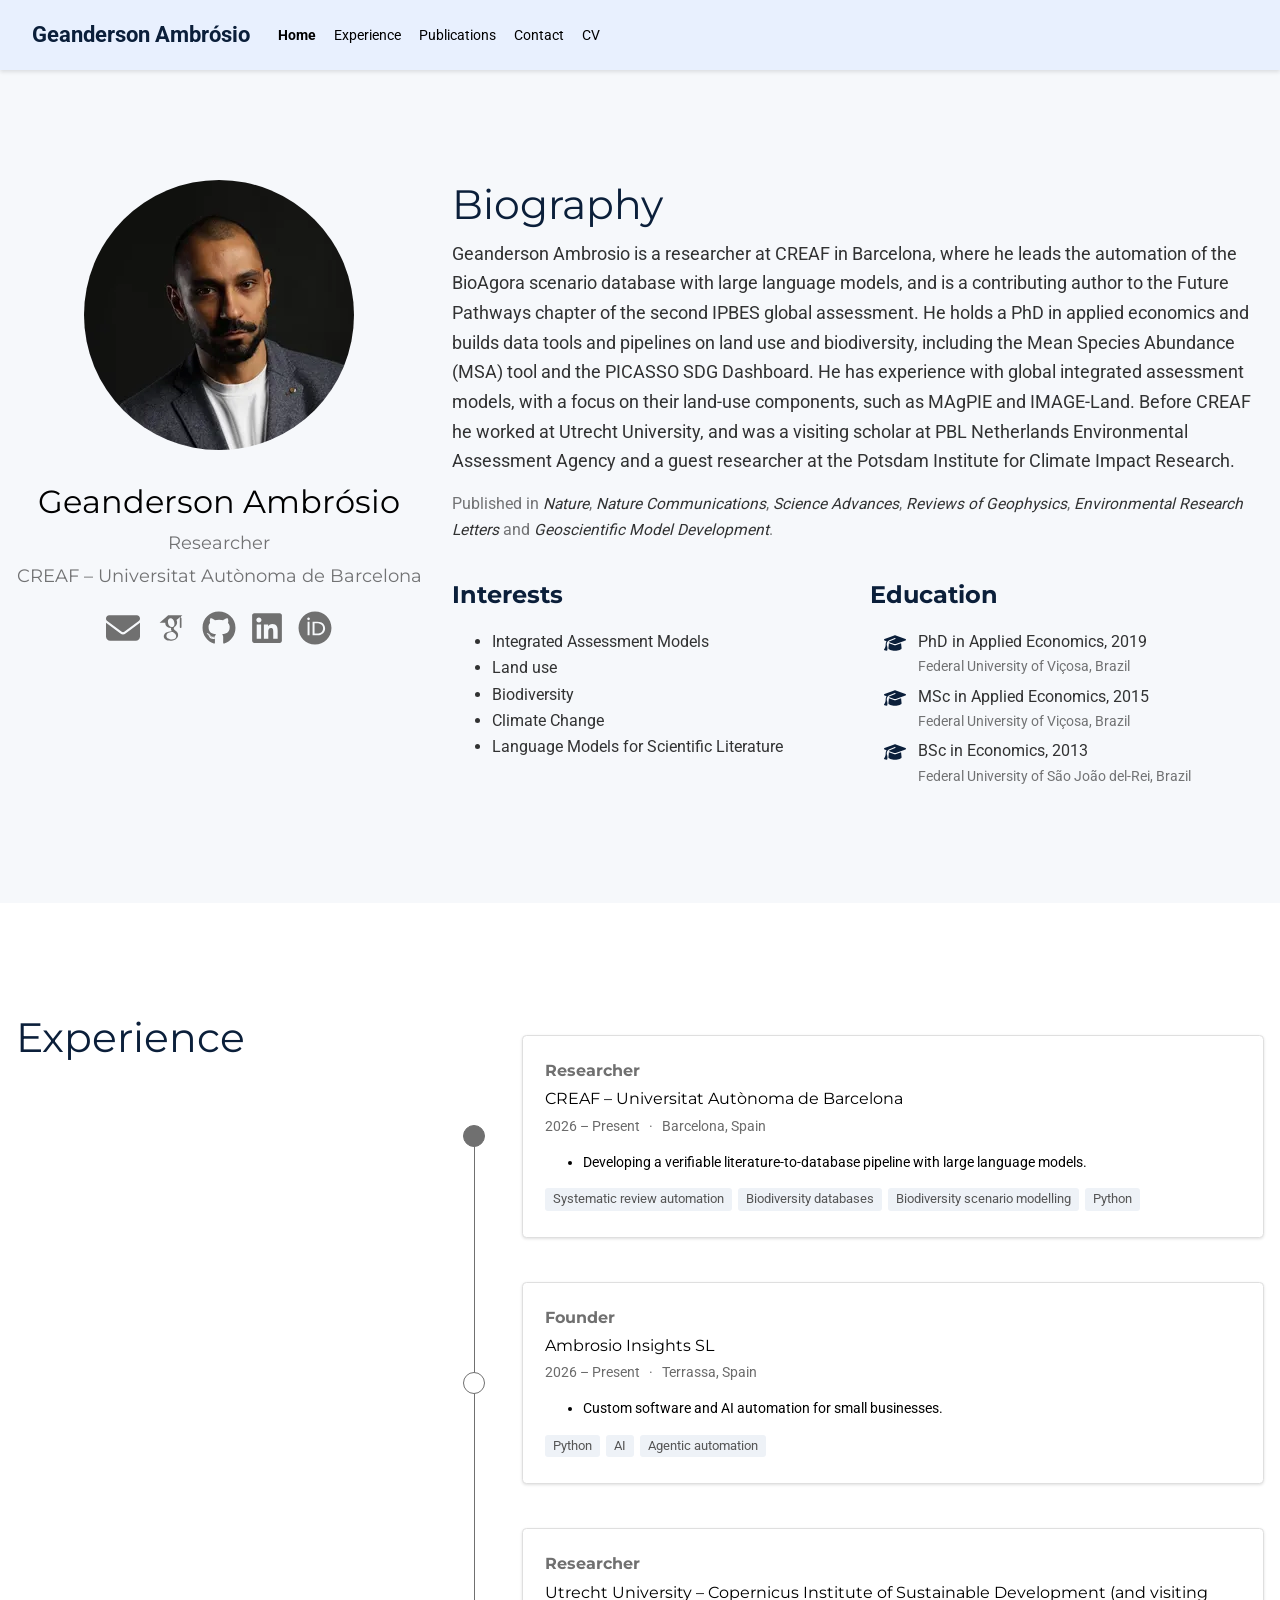
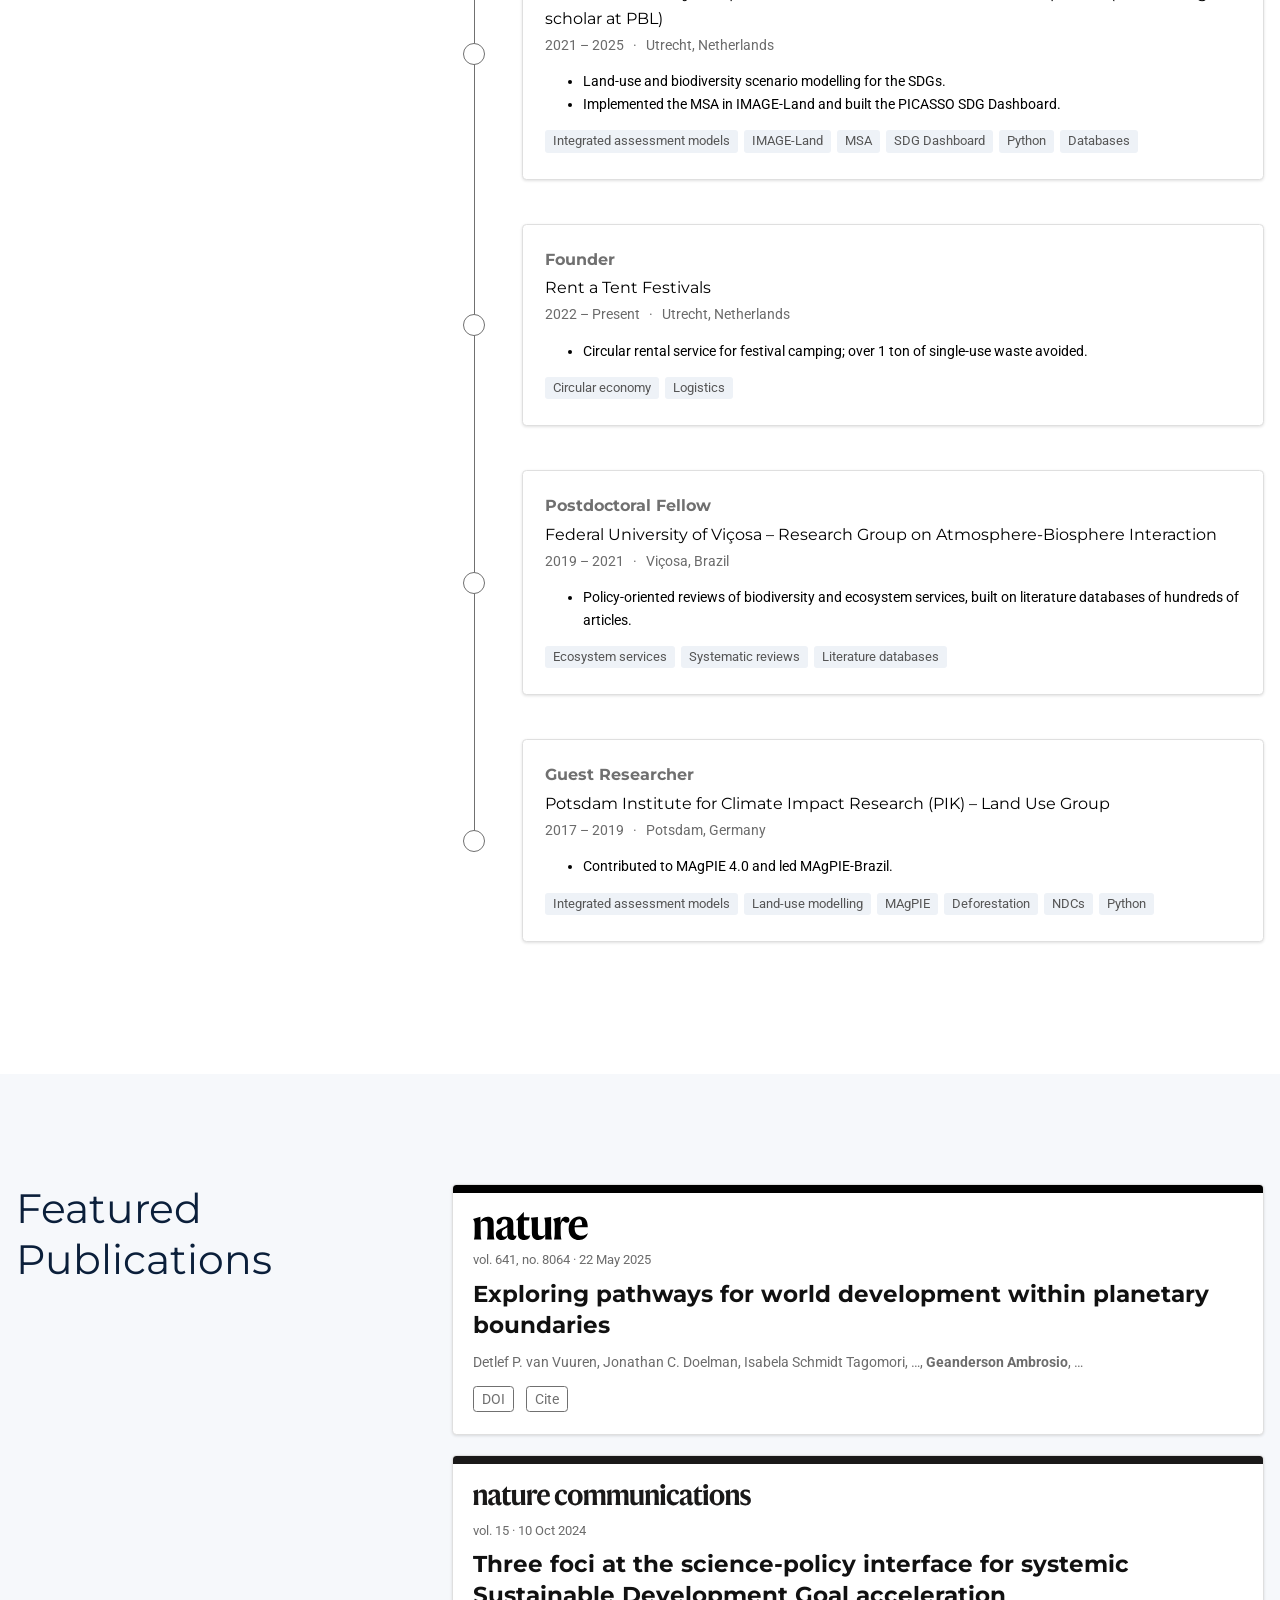
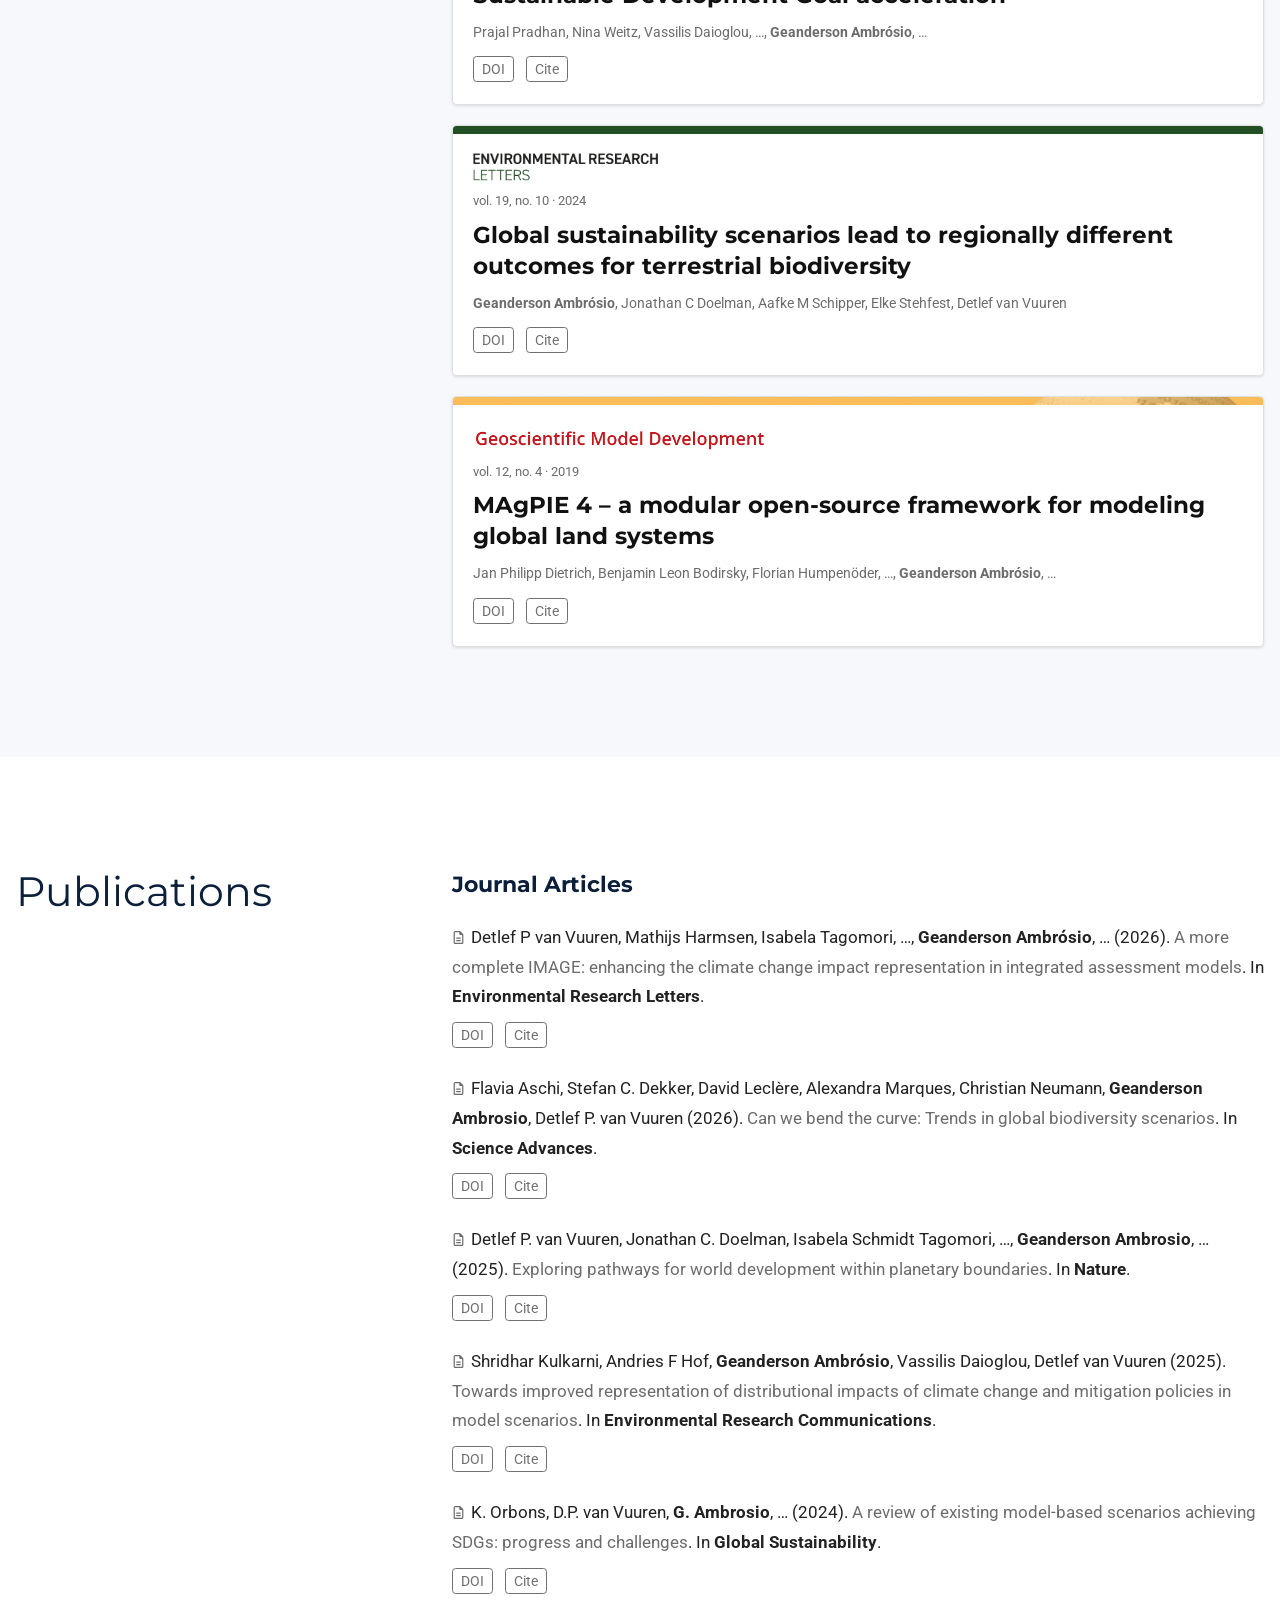
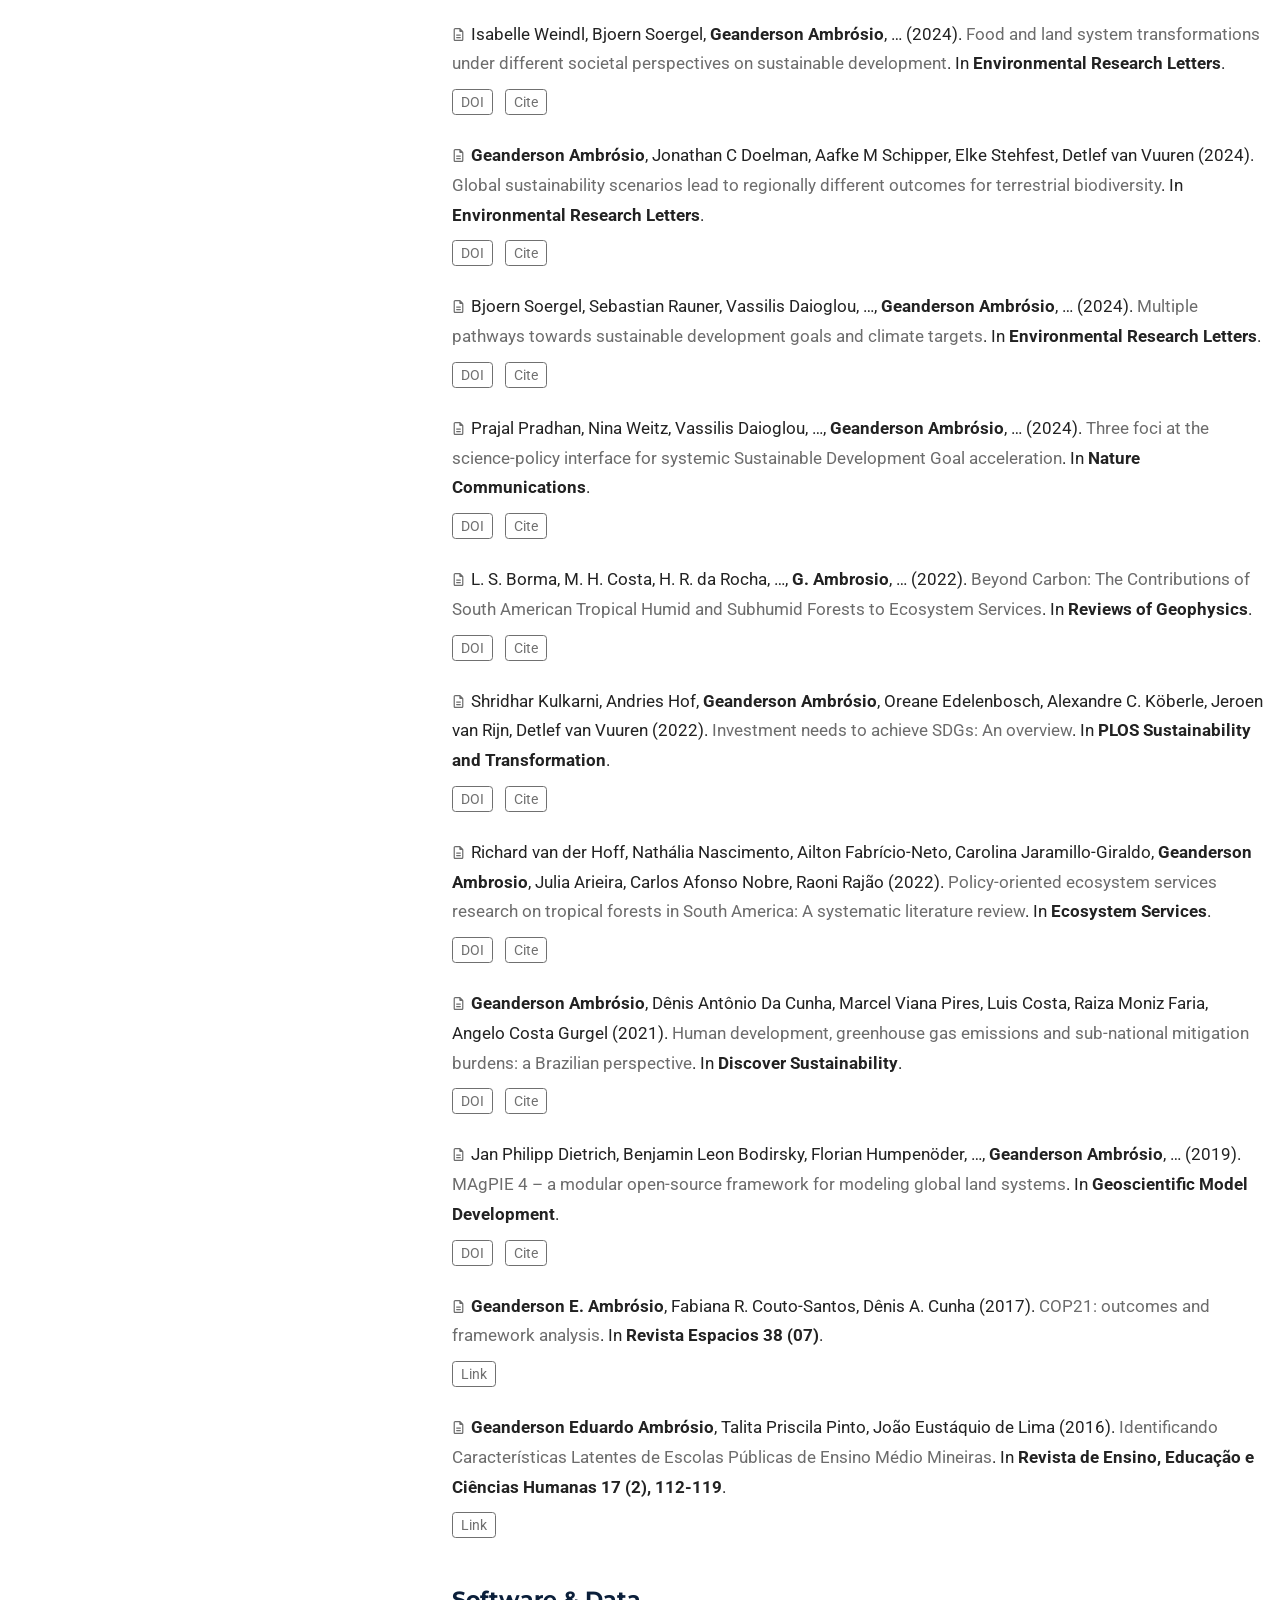
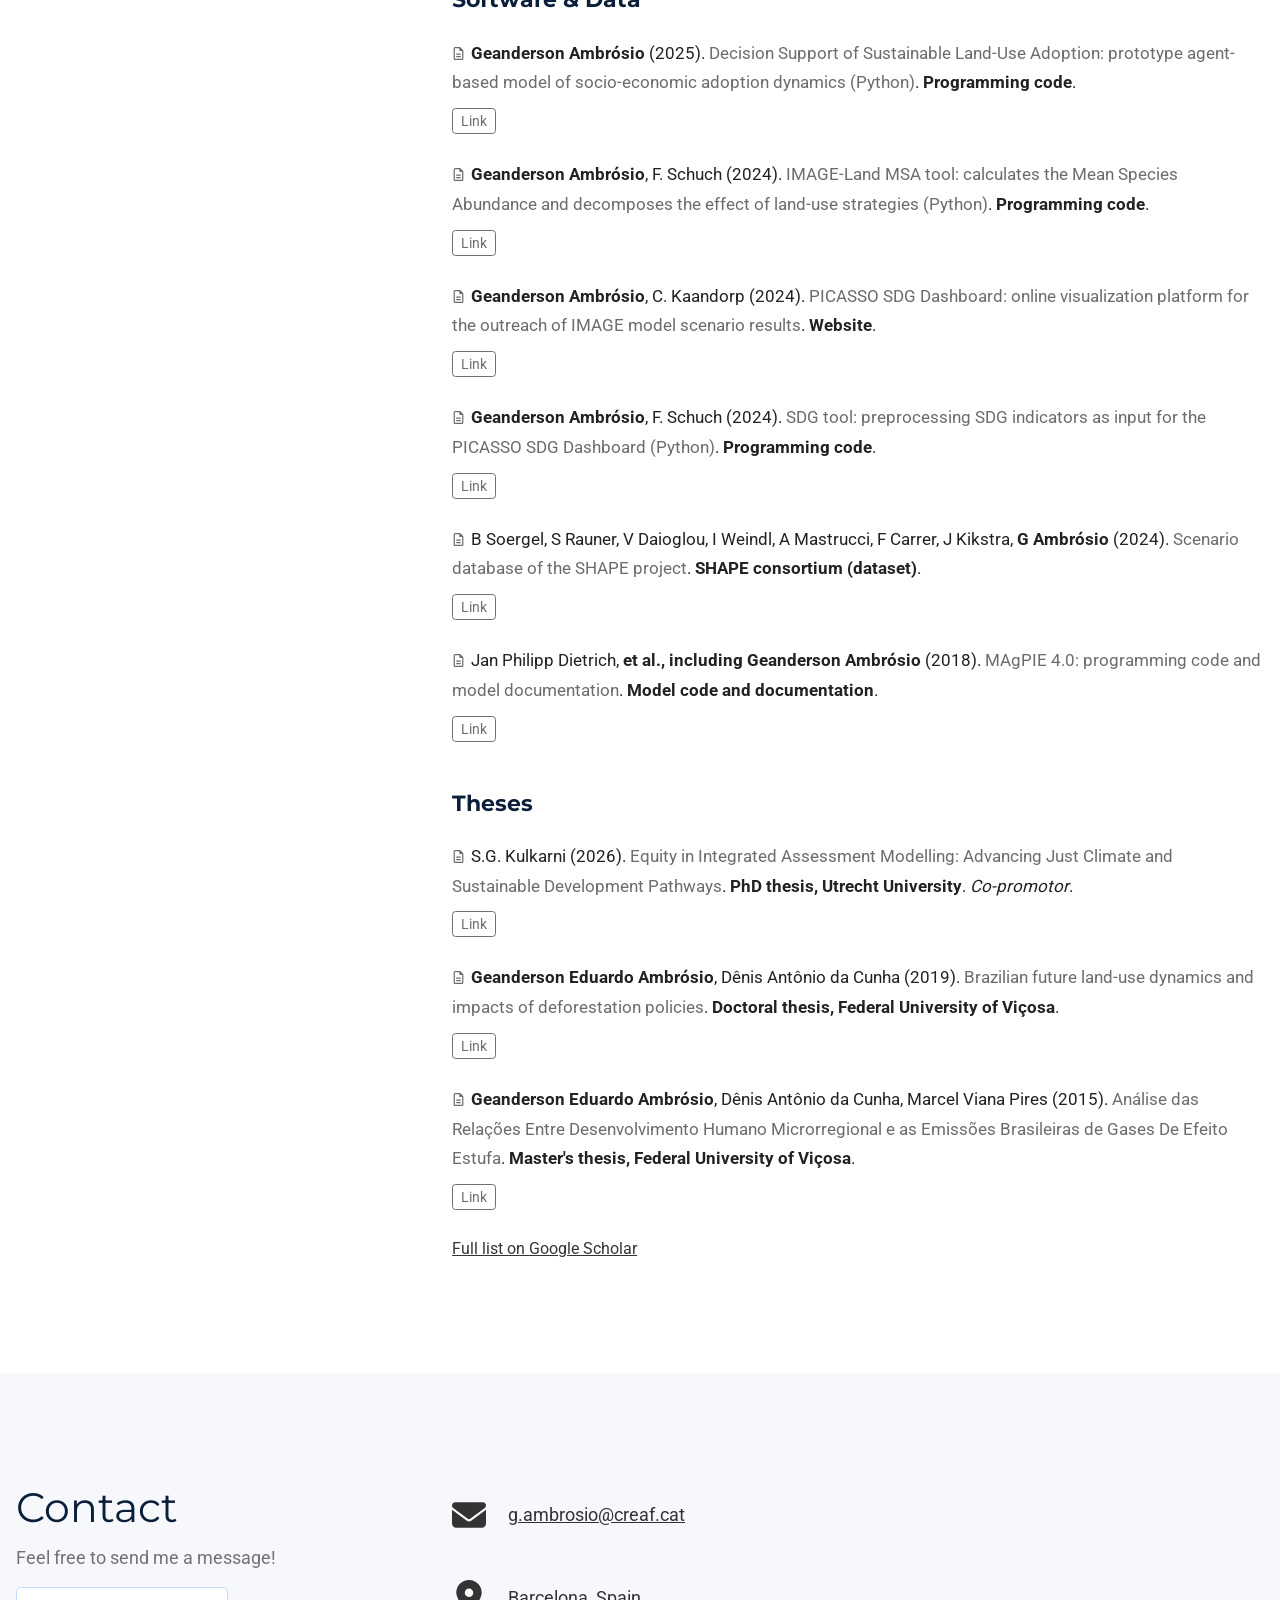
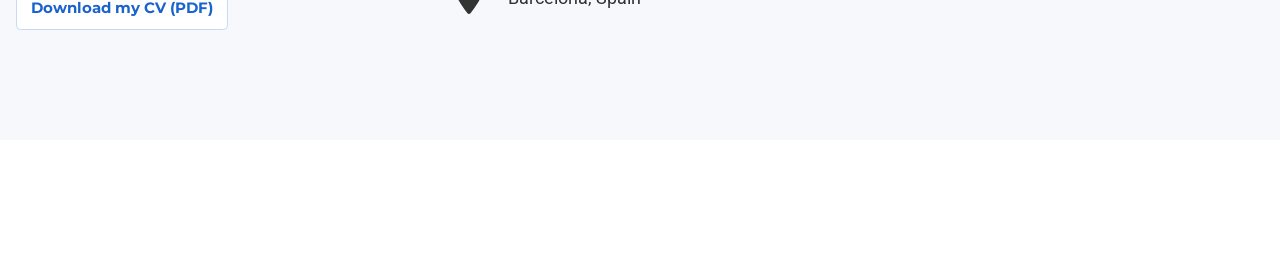
<file: index.html>
<!doctype html><meta charset="utf-8"><title>Geanderson Ambrósio</title><meta http-equiv="refresh" content="0; url=/geanderson/"><link rel="canonical" href="/geanderson/"><a href="/geanderson/">Geanderson Ambrósio</a>
</file>
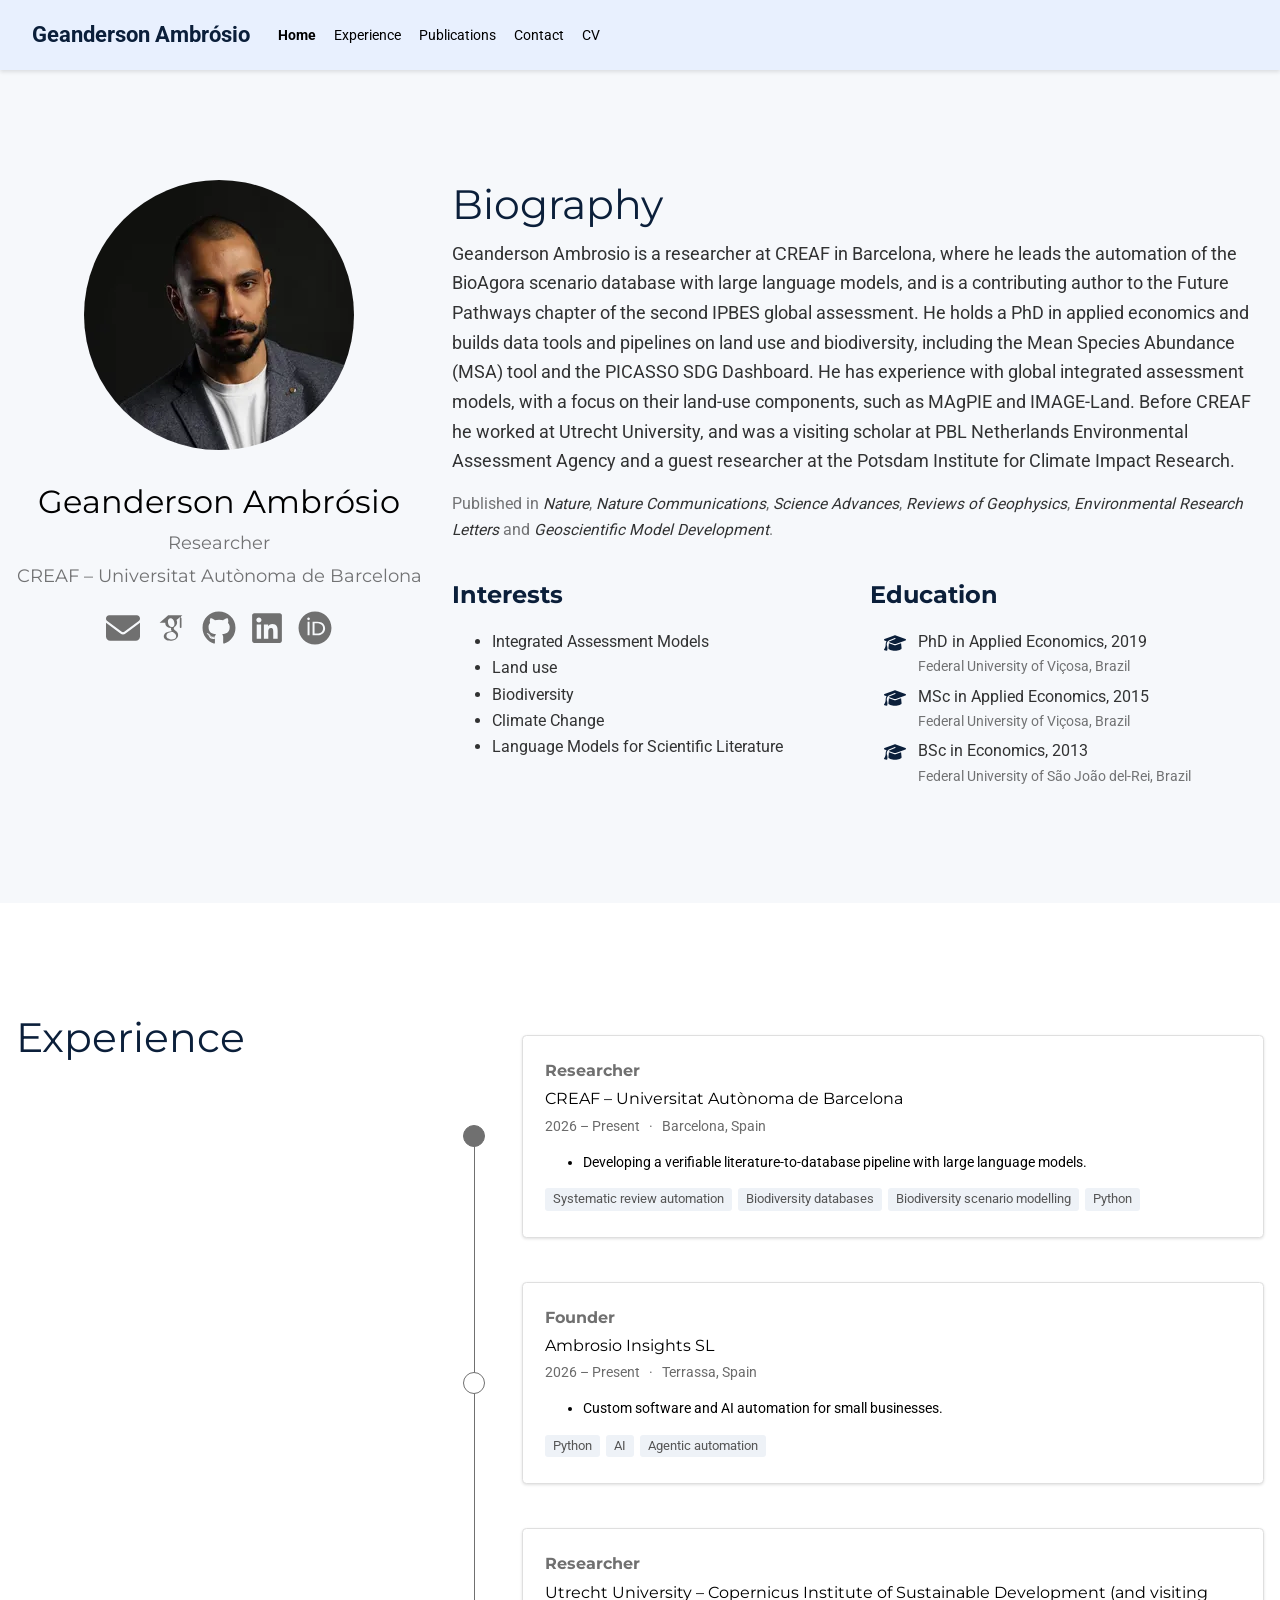
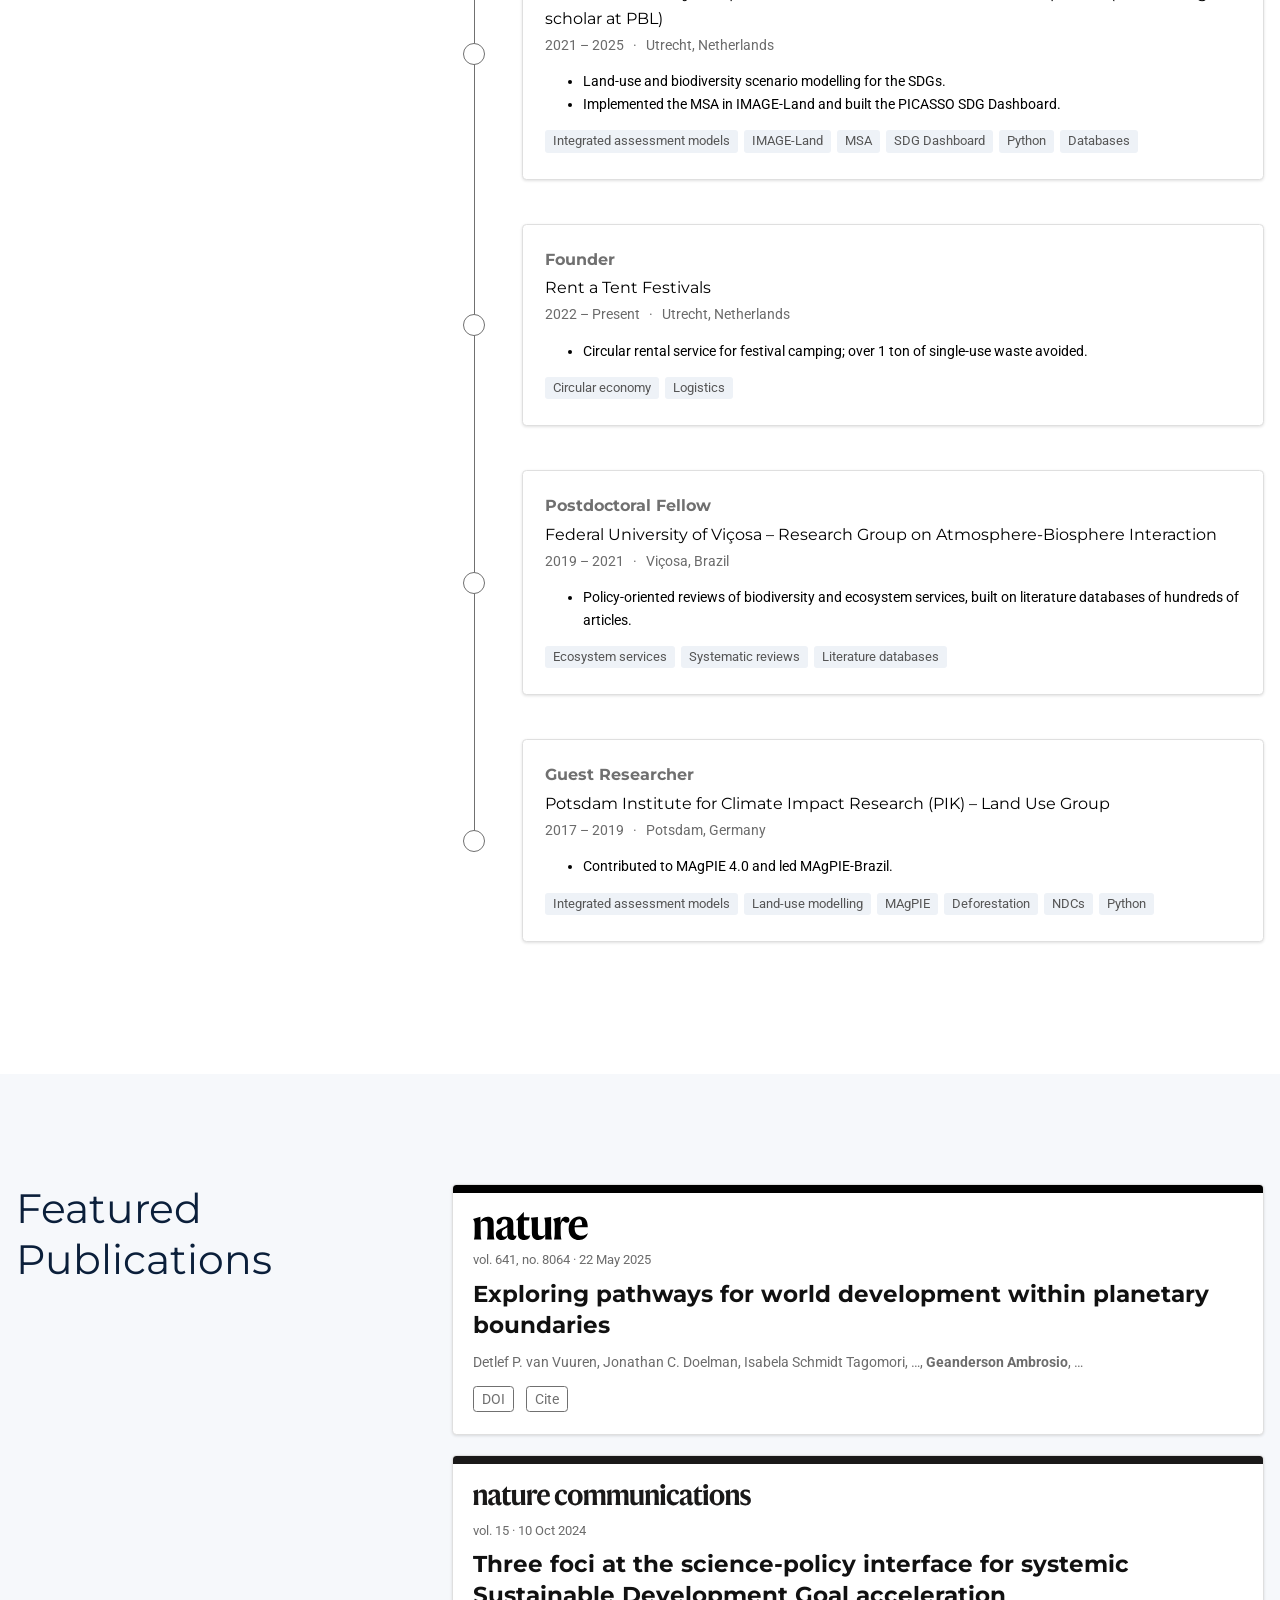
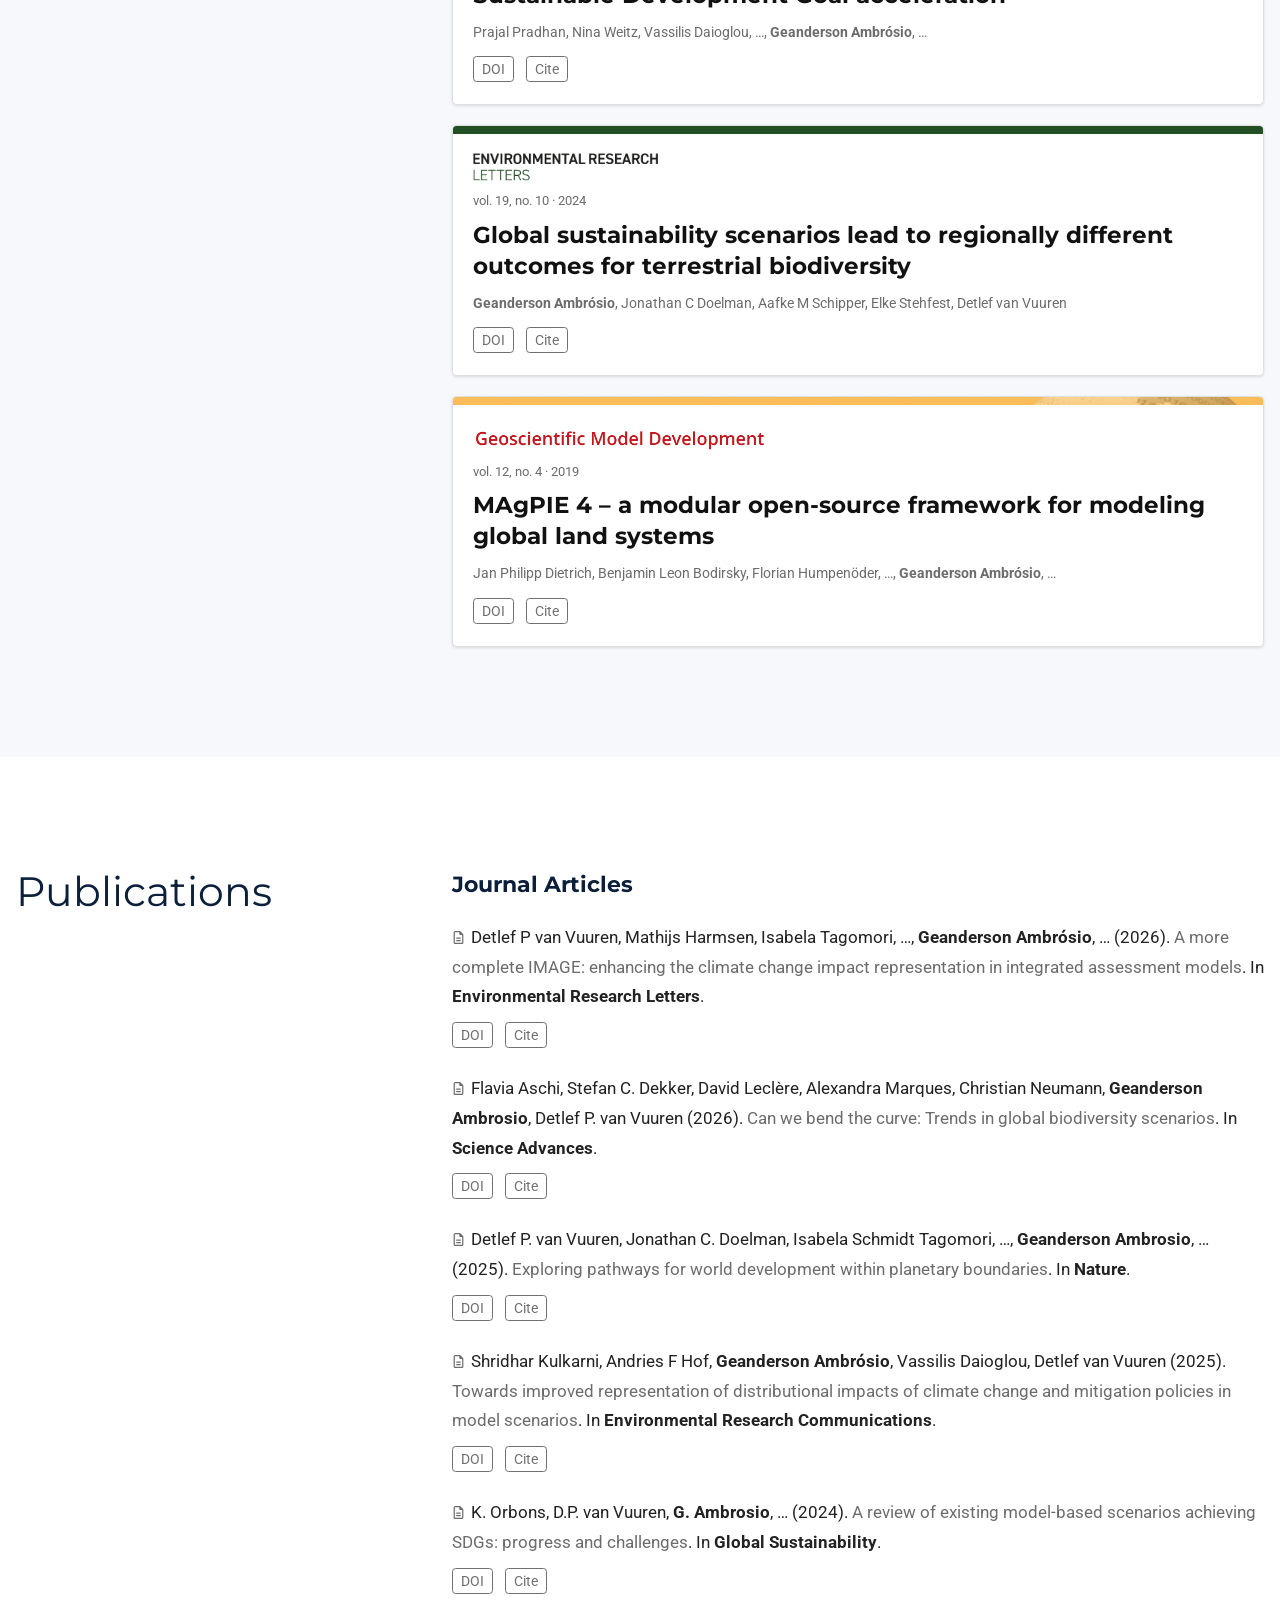
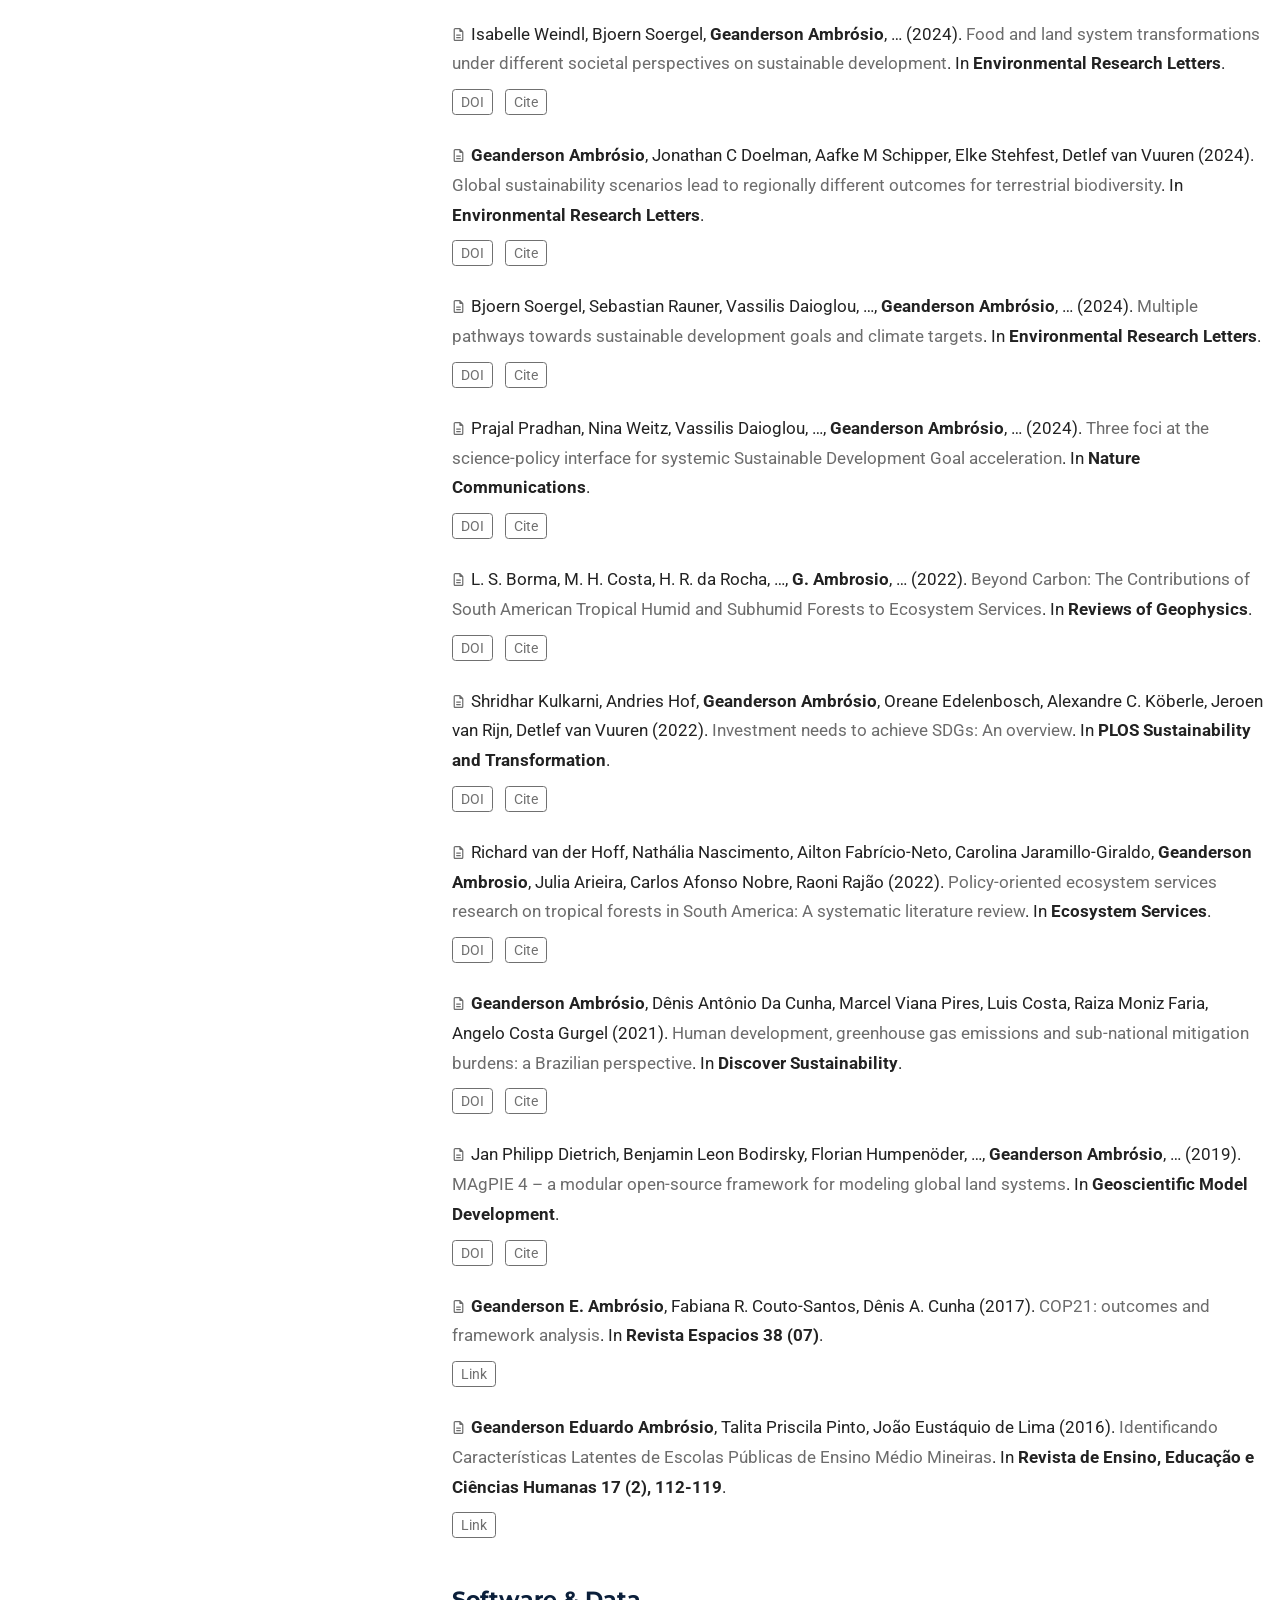
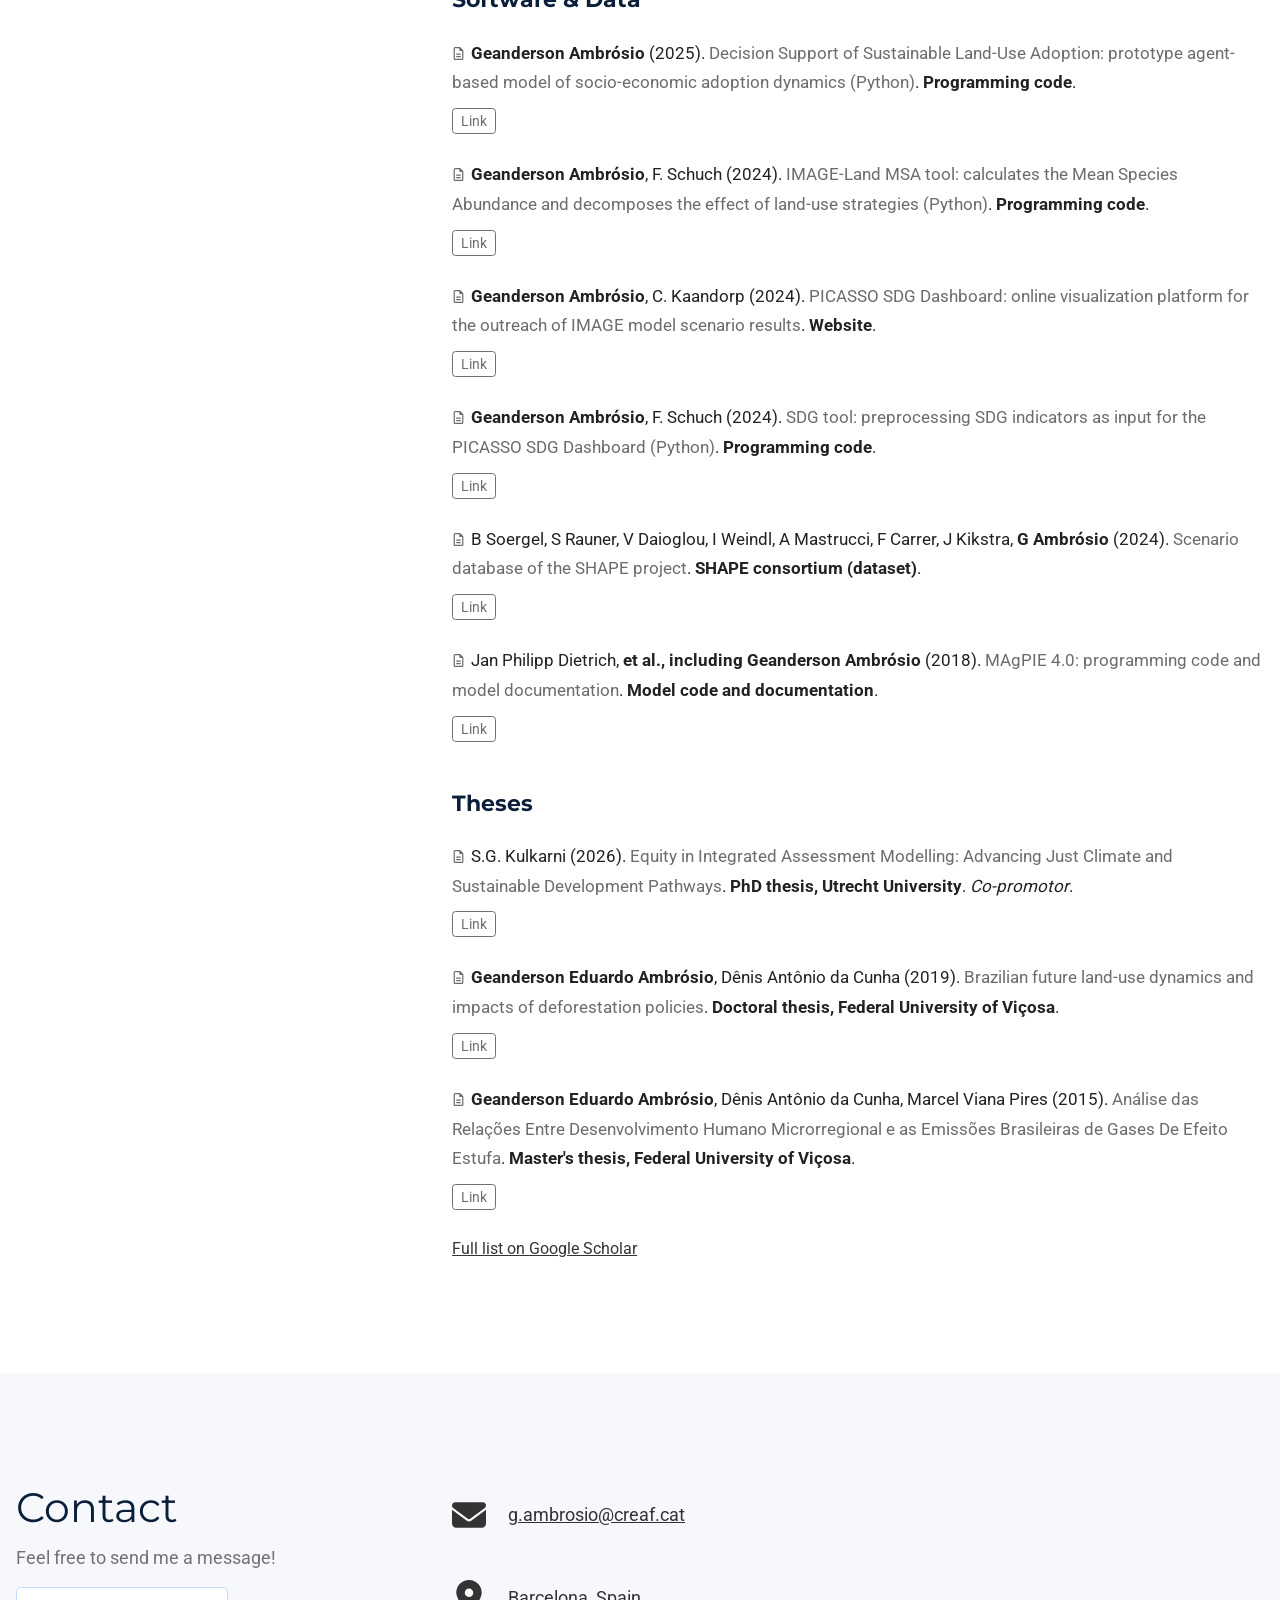
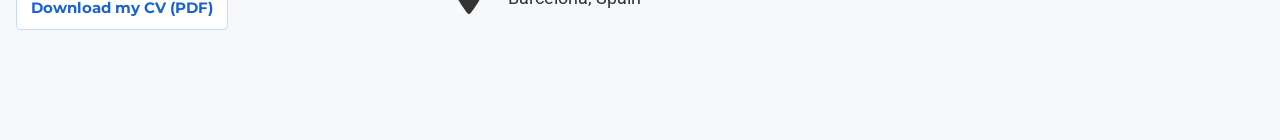
<file: geanderson/index.html>
<!DOCTYPE html><html lang="en"><head><meta charset="utf-8"><meta name="viewport" content="width=device-width, initial-scale=1"><title>Geanderson Ambrósio · Researcher at CREAF</title><meta name="description" content="PhD in applied economics with six years of experience in spatially explicit land use and biodiversity modelling (IMAGE-Land, MAgPIE)."><link rel="canonical" href="https://geambrosio.github.io/geanderson/"><meta property="og:type" content="profile"><meta property="og:title" content="Geanderson Ambrósio · Researcher at CREAF"><meta property="og:description" content="PhD in applied economics with six years of experience in spatially explicit land use and biodiversity modelling (IMAGE-Land, MAgPIE)."><meta property="og:url" content="https://geambrosio.github.io/geanderson/"><meta property="og:image" content="https://geambrosio.github.io/_astro/geanderson-academic.Da1-LYCB.jpg"><meta name="theme-color" content="#E8F0FE"><!-- No tab icon of its own: an empty one stops the browser asking for /favicon.ico. --><link rel="icon" href="data:,"><link rel="stylesheet" href="/_astro/index.XkQx5oIf.css"></head><body><nav class="navbar" aria-label="Main"><div class="navbar-inner"><a class="brand" href="#about">Geanderson Ambrósio</a><ul class="nav-links"><li><a class="active" href="#about">Home</a></li><li><a href="#experience">Experience</a></li><li><a href="#publications">Publications</a></li><li><a href="#contact">Contact</a></li><li><a href="/geanderson-ambrosio-cv.pdf" download>CV</a></li></ul></div></nav><main><section id="about" class="home-section gray"><div class="container row"><div class="portrait"><img src="/_astro/geanderson-academic.Da1-LYCB_VcMsp.webp" srcset="/_astro/geanderson-academic.Da1-LYCB_VcMsp.webp 1x, /_astro/geanderson-academic.Da1-LYCB_1F1Mgf.webp 2x" alt="Geanderson Ambrósio" loading="lazy" decoding="async" width="270" height="270" class="avatar"><div class="portrait-title"><h1>Geanderson Ambrósio</h1><p class="role">Researcher</p><p class="role org">CREAF – Universitat Autònoma de Barcelona</p></div><ul class="network-icon" aria-label="Profiles"><li><a href="mailto:g.ambrosio@creaf.cat" aria-label="Email" title="Email"><svg viewBox="0 0 512 512" aria-hidden="true"><path d="M48 64C21.5 64 0 85.5 0 112c0 15.1 7.1 29.3 19.2 38.4L236.8 313.6c11.4 8.5 27 8.5 38.4 0L492.8 150.4c12.1-9.1 19.2-23.3 19.2-38.4c0-26.5-21.5-48-48-48L48 64zM0 176L0 384c0 35.3 28.7 64 64 64l384 0c35.3 0 64-28.7 64-64l0-208L294.4 339.2c-22.8 17.1-54 17.1-76.8 0L0 176z"></path></svg></a></li><li><a href="https://scholar.google.com/citations?user=IO3bQxwAAAAJ&amp;hl=en" target="_blank" rel="noopener noreferrer" aria-label="Google Scholar" title="Google Scholar"><svg viewBox="0 0 384 512" aria-hidden="true"><path d="M 343.75868,106.66243 V 79.430205 L 363.52365,63.999997 H 149.63354 L 20.476345,176.2736 h 85.656075 c -0.15534,2.12494 -0.21914,4.04644 -0.21914,6.22563 0,20.84472 7.2192,38.08662 21.67203,51.86089 14.45284,13.79702 32.25124,20.64784 53.32651,20.64784 4.92319,0 9.75059,-0.36794 14.43842,-1.02419 -2.90722,6.50082 -4.37457,12.52302 -4.37457,18.14228 0,9.87526 4.49924,20.4304 13.46715,31.6418 -39.23377,2.6705 -68.06112,9.73264 -86.43702,21.16322 -10.53108,6.49907 -19.000207,14.70396 -25.390349,24.5311 -6.390569,9.89933 -9.577754,20.51525 -9.577754,31.9616 0,9.64822 2.062375,18.33611 6.21907,26.06233 4.156694,7.7263 9.577757,14.07047 16.312223,18.98408 6.71825,4.96781 14.46899,9.10088 23.219,12.46874 8.73429,3.34378 17.40643,5.71858 26.06106,7.06258 8.62707,1.34222 17.20471,1.9985 25.70579,1.9985 13.46887,0 26.95353,-1.73428 40.54711,-5.18707 13.56165,-3.48461 26.28022,-8.64143 38.17105,-15.4927 11.85935,-6.80488 21.51545,-16.0865 28.9219,-27.7183 7.39024,-11.67998 11.09457,-24.80499 11.09457,-39.33613 0,-11.01584 -2.24964,-21.03852 -6.7502,-30.14073 -4.46864,-9.07202 -9.93785,-16.54102 -16.45271,-22.34403 -6.5008,-5.81263 -12.99987,-11.15539 -19.51512,-15.9679 -6.50083,-4.84488 -12.00021,-9.75058 -16.46884,-14.8129 -4.4848,-5.04657 -6.73444,-10.05419 -6.73444,-14.98395 0,-4.92145 1.73422,-9.67183 5.21588,-14.26559 3.45451,-4.6095 7.67376,-9.04795 12.60967,-13.30571 4.93756,-4.24944 9.87523,-8.96788 14.79665,-14.13302 4.92147,-5.14719 9.14072,-11.82739 12.60971,-20.00822 3.48467,-8.17907 5.20318,-17.44489 5.20318,-27.75679 0,-13.4527 -2.54714,-24.46065 -7.54735,-33.31348 -0.59369,-1.02243 -1.21757,-1.80338 -1.87511,-3.02225 l 56.90745,-46.672136 v 17.118526 c -7.39373,0.92969 -6.62422,5.34582 -6.62422,10.6352 v 128.66719 c 0,5.95832 4.8751,10.83382 10.83386,10.83382 h 3.98869 c 5.95835,0 10.83386,-4.87506 10.83386,-10.83382 V 117.29282 c 0,-5.27669 0.77741,-9.68801 -6.56167,-10.63039 z M 236.39865,329.14114 c 1.14099,0.7503 3.7039,2.78075 7.7184,6.03838 4.0495,3.24319 6.797,5.69582 8.26567,7.41432 1.43851,1.66381 3.5792,4.16501 6.37617,7.54734 2.81268,3.3744 4.7184,6.30394 5.71853,8.73425 1.00016,2.4767 2.01603,5.46089 3.04636,8.94556 0.98567,3.44488 1.48486,6.97595 1.48486,10.56169 0,17.04813 -6.56338,29.68007 -19.65604,37.85915 -13.125,8.18083 -28.76651,12.27368 -46.93767,12.27368 -9.18709,0 -18.2031,-1.09289 -27.06247,-3.1951 -8.84322,-2.11665 -17.31192,-5.3362 -25.39035,-9.60185 -8.07846,-4.25771 -14.57754,-10.20337 -19.50072,-17.79659 -4.93764,-7.64012 -7.40645,-16.41464 -7.40645,-26.24962 0,-10.32022 2.79692,-19.28987 8.42233,-26.90588 5.59343,-7.62564 12.93774,-13.3919 22.03208,-17.3154 9.0624,-3.94582 18.24946,-6.74232 27.56166,-8.39827 9.31221,-1.7023 18.79679,-2.555 28.43842,-2.555 4.46862,0 7.93582,0.25115 10.40465,0.69607 0.45456,0.21918 3.03188,2.07025 7.73456,5.56326 4.70401,3.46237 7.62565,5.59519 8.75047,6.38401 z m -3.35823,-100.5779 c -7.40648,8.85938 -17.73454,13.2882 -30.95363,13.2882 -11.85933,0 -22.29766,-4.76482 -31.26554,-14.31195 -8.99984,-9.52309 -15.42235,-20.32803 -19.34408,-32.43061 -3.93752,-12.10871 -5.90585,-23.98423 -5.90585,-35.648 0,-13.6942 3.59542,-25.35184 10.7809,-34.97598 7.18727,-9.64952 17.49915,-14.48477 30.93786,-14.48477 11.87507,0 22.37423,5.03825 31.43704,15.15677 9.09434,10.08482 15.60961,21.41303 19.5169,33.96799 3.92176,12.5392 5.87345,24.52979 5.87345,35.98399 0,13.44658 -3.70256,24.60984 -11.07663,33.45436 z"></path></svg></a></li><li><a href="https://github.com/Geambrosio" target="_blank" rel="noopener noreferrer" aria-label="GitHub" title="GitHub"><svg viewBox="0 0 496 512" aria-hidden="true"><path d="M165.9 397.4c0 2-2.3 3.6-5.2 3.6-3.3.3-5.6-1.3-5.6-3.6 0-2 2.3-3.6 5.2-3.6 3-.3 5.6 1.3 5.6 3.6zm-31.1-4.5c-.7 2 1.3 4.3 4.3 4.9 2.6 1 5.6 0 6.2-2s-1.3-4.3-4.3-5.2c-2.6-.7-5.5.3-6.2 2.3zm44.2-1.7c-2.9.7-4.9 2.6-4.6 4.9.3 2 2.9 3.3 5.9 2.6 2.9-.7 4.9-2.6 4.6-4.6-.3-1.9-3-3.2-5.9-2.9zM244.8 8C106.1 8 0 113.3 0 252c0 110.9 69.8 205.8 169.5 239.2 12.8 2.3 17.3-5.6 17.3-12.1 0-6.2-.3-40.4-.3-61.4 0 0-70 15-84.7-29.8 0 0-11.4-29.1-27.8-36.6 0 0-22.9-15.7 1.6-15.4 0 0 24.9 2 38.6 25.8 21.9 38.6 58.6 27.5 72.9 20.9 2.3-16 8.8-27.1 16-33.7-55.9-6.2-112.3-14.3-112.3-110.5 0-27.5 7.6-41.3 23.6-58.9-2.6-6.5-11.1-33.3 2.6-67.9 20.9-6.5 69 27 69 27 20-5.6 41.5-8.5 62.8-8.5s42.8 2.9 62.8 8.5c0 0 48.1-33.6 69-27 13.7 34.7 5.2 61.4 2.6 67.9 16 17.7 25.8 31.5 25.8 58.9 0 96.5-58.9 104.2-114.8 110.5 9.2 7.9 17 22.9 17 46.4 0 33.7-.3 75.4-.3 83.6 0 6.5 4.6 14.4 17.3 12.1C428.2 457.8 496 362.9 496 252 496 113.3 383.5 8 244.8 8zM97.2 352.9c-1.3 1-1 3.3.7 5.2 1.6 1.6 3.9 2.3 5.2 1 1.3-1 1-3.3-.7-5.2-1.6-1.6-3.9-2.3-5.2-1zm-10.8-8.1c-.7 1.3.3 2.9 2.3 3.9 1.6 1 3.6.7 4.3-.7.7-1.3-.3-2.9-2.3-3.9-2-.6-3.6-.3-4.3.7zm32.4 35.6c-1.6 1.3-1 4.3 1.3 6.2 2.3 2.3 5.2 2.6 6.5 1 1.3-1.3.7-4.3-1.3-6.2-2.2-2.3-5.2-2.6-6.5-1zm-11.4-14.7c-1.6 1-1.6 3.6 0 5.9 1.6 2.3 4.3 3.3 5.6 2.3 1.6-1.3 1.6-3.9 0-6.2-1.4-2.3-4-3.3-5.6-2z"></path></svg></a></li><li><a href="https://www.linkedin.com/in/geambrosio/" target="_blank" rel="noopener noreferrer" aria-label="LinkedIn" title="LinkedIn"><svg viewBox="0 0 448 512" aria-hidden="true"><path d="M416 32H31.9C14.3 32 0 46.5 0 64.3v383.4C0 465.5 14.3 480 31.9 480H416c17.6 0 32-14.5 32-32.3V64.3c0-17.8-14.4-32.3-32-32.3zM135.4 416H69V202.2h66.5V416zm-33.2-243c-21.3 0-38.5-17.3-38.5-38.5S80.9 96 102.2 96c21.2 0 38.5 17.3 38.5 38.5 0 21.3-17.2 38.5-38.5 38.5zm282.1 243h-66.4V312c0-24.8-.5-56.7-34.5-56.7-34.6 0-39.9 27-39.9 54.9V416h-66.4V202.2h63.7v29.2h.9c8.9-16.8 30.6-34.5 62.9-34.5 67.2 0 79.7 44.3 79.7 101.9V416z"></path></svg></a></li><li><a href="https://orcid.org/0000-0001-6285-2282" target="_blank" rel="noopener noreferrer" aria-label="ORCID" title="ORCID"><svg viewBox="0 0 512 512" aria-hidden="true"><path d="m 336.6206,194.53756 c -7.12991,-3.32734 -13.8671,-5.55949 -20.25334,-6.61343 -6.36534,-1.09517 -16.57451,-1.61223 -30.71059,-1.61223 h -36.70409 v 152.74712 h 37.63425 c 14.6735,0 26.08126,-1.01267 34.22385,-3.01709 8.14259,-2.00442 14.92159,-4.52592 20.35674,-7.62608 5.43519,-3.07925 10.416,-6.8615 14.94192,-11.38742 14.4876,-14.71475 21.74129,-33.27334 21.74129,-55.7176 0,-22.05151 -7.44016,-40.05177 -22.34085,-53.98159 -5.49732,-5.16674 -11.82143,-9.44459 -18.88918,-12.79281 z M 255.99999,8.0000031 C 119.02153,8.0000031 8.0000034,119.04185 8.0000034,255.99998 8.0000034,392.95812 119.02153,504 255.99999,504 392.97849,504 504,392.95812 504,255.99998 504,119.04185 392.97849,8.0000031 255.99999,8.0000031 Z M 173.66372,365.51268 H 144.27546 V 160.1481 h 29.38826 z M 158.94954,138.69619 c -11.13935,0 -20.21208,-9.01056 -20.21208,-20.21208 0,-11.11841 9.05183,-20.191181 20.21208,-20.191181 11.18058,0 20.23244,9.051831 20.23244,20.191181 -0.0219,11.22184 -9.05186,20.21208 -20.23244,20.21208 z m 241.3866,163.59715 c -5.29051,12.54475 -12.83407,23.58066 -22.65053,33.08742 -9.98203,9.83734 -21.59659,17.19443 -34.84378,22.19616 -7.74983,3.01709 -14.83852,5.06335 -21.30725,6.11726 -6.4891,1.01267 -18.82759,1.50883 -37.07593,1.50883 H 219.5033 V 160.1481 h 69.23318 c 27.96195,0 50.03378,4.1541 66.31951,12.54476 16.26485,8.36977 29.18144,20.72859 38.79164,36.97254 9.61013,16.26483 14.4254,34.01757 14.4254,53.19607 0.0227,13.76426 -2.66619,26.90802 -7.93576,39.43187 z"></path></svg></a></li></ul></div><div class="bio"><h2>Biography</h2><div class="article-style">Geanderson Ambrosio is a researcher at CREAF in Barcelona, where he leads the automation of the BioAgora scenario database with large language models, and is a contributing author to the Future Pathways chapter of the second IPBES global assessment. He holds a PhD in applied economics and builds data tools and pipelines on land use and biodiversity, including the Mean Species Abundance (MSA) tool and the PICASSO SDG Dashboard. He has experience with global integrated assessment models, with a focus on their land-use components, such as MAgPIE and IMAGE-Land. Before CREAF he worked at Utrecht University, and was a visiting scholar at PBL Netherlands Environmental Assessment Agency and a guest researcher at the Potsdam Institute for Climate Impact Research.</div><p class="published-in">Published in <em>Nature</em>, <em>Nature Communications</em>, <em>Science Advances</em>, <em>Reviews of Geophysics</em>, <em>Environmental Research Letters</em> and <em>Geoscientific Model Development</em>.</p><div class="two-cols"><div><h3>Interests</h3><ul class="ul-interests"><li>Integrated Assessment Models</li><li>Land use</li><li>Biodiversity</li><li>Climate Change</li><li>Language Models for Scientific Literature</li></ul></div><div><h3>Education</h3><ul class="ul-edu"><li><svg class="cap" viewBox="0 0 640 512" aria-hidden="true"><path d="M320 32c-8.1 0-16.1 1.4-23.7 4.1L15.8 137.4C6.3 140.9 0 149.9 0 160s6.3 19.1 15.8 22.6l57.9 20.9C57.3 229.3 48 259.8 48 291.9l0 28.1c0 28.4-10.8 57.7-22.3 80.8c-6.5 13-13.9 25.8-22.5 37.6C0 442.7-.9 448.3 .9 453.4s6 8.9 11.2 10.2l64 16c4.2 1.1 8.7 .3 12.4-2s6.3-6.1 7.1-10.4c8.6-42.8 4.3-81.2-2.1-108.7C90.3 344.3 86 329.8 80 316.5l0-24.6c0-30.2 10.2-58.7 27.9-81.5c12.9-15.5 29.6-28 49.2-35.7l157-61.7c8.2-3.2 17.5 .8 20.7 9s-.8 17.5-9 20.7l-157 61.7c-12.4 4.9-23.3 12.4-32.2 21.6l159.6 57.6c7.6 2.7 15.6 4.1 23.7 4.1s16.1-1.4 23.7-4.1L624.2 182.6c9.5-3.4 15.8-12.5 15.8-22.6s-6.3-19.1-15.8-22.6L343.7 36.1C336.1 33.4 328.1 32 320 32zM128 408c0 35.3 86 72 192 72s192-36.7 192-72L496.7 262.6 354.5 314c-11.1 4-22.8 6-34.5 6s-23.5-2-34.5-6L143.3 262.6 128 408z"></path></svg><div><p class="course">PhD in Applied Economics, 2019</p><p class="institution">Federal University of Viçosa, Brazil</p></div></li><li><svg class="cap" viewBox="0 0 640 512" aria-hidden="true"><path d="M320 32c-8.1 0-16.1 1.4-23.7 4.1L15.8 137.4C6.3 140.9 0 149.9 0 160s6.3 19.1 15.8 22.6l57.9 20.9C57.3 229.3 48 259.8 48 291.9l0 28.1c0 28.4-10.8 57.7-22.3 80.8c-6.5 13-13.9 25.8-22.5 37.6C0 442.7-.9 448.3 .9 453.4s6 8.9 11.2 10.2l64 16c4.2 1.1 8.7 .3 12.4-2s6.3-6.1 7.1-10.4c8.6-42.8 4.3-81.2-2.1-108.7C90.3 344.3 86 329.8 80 316.5l0-24.6c0-30.2 10.2-58.7 27.9-81.5c12.9-15.5 29.6-28 49.2-35.7l157-61.7c8.2-3.2 17.5 .8 20.7 9s-.8 17.5-9 20.7l-157 61.7c-12.4 4.9-23.3 12.4-32.2 21.6l159.6 57.6c7.6 2.7 15.6 4.1 23.7 4.1s16.1-1.4 23.7-4.1L624.2 182.6c9.5-3.4 15.8-12.5 15.8-22.6s-6.3-19.1-15.8-22.6L343.7 36.1C336.1 33.4 328.1 32 320 32zM128 408c0 35.3 86 72 192 72s192-36.7 192-72L496.7 262.6 354.5 314c-11.1 4-22.8 6-34.5 6s-23.5-2-34.5-6L143.3 262.6 128 408z"></path></svg><div><p class="course">MSc in Applied Economics, 2015</p><p class="institution">Federal University of Viçosa, Brazil</p></div></li><li><svg class="cap" viewBox="0 0 640 512" aria-hidden="true"><path d="M320 32c-8.1 0-16.1 1.4-23.7 4.1L15.8 137.4C6.3 140.9 0 149.9 0 160s6.3 19.1 15.8 22.6l57.9 20.9C57.3 229.3 48 259.8 48 291.9l0 28.1c0 28.4-10.8 57.7-22.3 80.8c-6.5 13-13.9 25.8-22.5 37.6C0 442.7-.9 448.3 .9 453.4s6 8.9 11.2 10.2l64 16c4.2 1.1 8.7 .3 12.4-2s6.3-6.1 7.1-10.4c8.6-42.8 4.3-81.2-2.1-108.7C90.3 344.3 86 329.8 80 316.5l0-24.6c0-30.2 10.2-58.7 27.9-81.5c12.9-15.5 29.6-28 49.2-35.7l157-61.7c8.2-3.2 17.5 .8 20.7 9s-.8 17.5-9 20.7l-157 61.7c-12.4 4.9-23.3 12.4-32.2 21.6l159.6 57.6c7.6 2.7 15.6 4.1 23.7 4.1s16.1-1.4 23.7-4.1L624.2 182.6c9.5-3.4 15.8-12.5 15.8-22.6s-6.3-19.1-15.8-22.6L343.7 36.1C336.1 33.4 328.1 32 320 32zM128 408c0 35.3 86 72 192 72s192-36.7 192-72L496.7 262.6 354.5 314c-11.1 4-22.8 6-34.5 6s-23.5-2-34.5-6L143.3 262.6 128 408z"></path></svg><div><p class="course">BSc in Economics, 2013</p><p class="institution">Federal University of São João del-Rei, Brazil</p></div></li></ul></div></div></div></div></section><section id="experience" class="home-section"><div class="container row"><div class="section-heading"><h2>Experience</h2></div><div class="timeline"><div class="tl-row"><div class="tl-rail" aria-hidden="true"><span class="tl-dot filled"></span></div><div class="card exp-card"><p class="exp-role">Researcher</p><p class="exp-org">CREAF – Universitat Autònoma de Barcelona</p><p class="exp-meta">2026 – Present <span class="middot">·</span> Barcelona, Spain</p><ul class="exp-items"><li>Developing a verifiable literature-to-database pipeline with large language models.</li></ul><ul class="exp-tags" aria-label="Keywords"><li>Systematic review automation</li><li>Biodiversity databases</li><li>Biodiversity scenario modelling</li><li>Python</li></ul></div></div><div class="tl-row"><div class="tl-rail" aria-hidden="true"><span class="tl-dot"></span></div><div class="card exp-card"><p class="exp-role">Founder</p><p class="exp-org">Ambrosio Insights SL</p><p class="exp-meta">2026 – Present <span class="middot">·</span> Terrassa, Spain</p><ul class="exp-items"><li>Custom software and AI automation for small businesses.</li></ul><ul class="exp-tags" aria-label="Keywords"><li>Python</li><li>AI</li><li>Agentic automation</li></ul></div></div><div class="tl-row"><div class="tl-rail" aria-hidden="true"><span class="tl-dot"></span></div><div class="card exp-card"><p class="exp-role">Researcher</p><p class="exp-org">Utrecht University – Copernicus Institute of Sustainable Development (and visiting scholar at PBL)</p><p class="exp-meta">2021 – 2025 <span class="middot">·</span> Utrecht, Netherlands</p><ul class="exp-items"><li>Land-use and biodiversity scenario modelling for the SDGs.</li><li>Implemented the MSA in IMAGE-Land and built the PICASSO SDG Dashboard.</li></ul><ul class="exp-tags" aria-label="Keywords"><li>Integrated assessment models</li><li>IMAGE-Land</li><li>MSA</li><li>SDG Dashboard</li><li>Python</li><li>Databases</li></ul></div></div><div class="tl-row"><div class="tl-rail" aria-hidden="true"><span class="tl-dot"></span></div><div class="card exp-card"><p class="exp-role">Founder</p><p class="exp-org">Rent a Tent Festivals</p><p class="exp-meta">2022 – Present <span class="middot">·</span> Utrecht, Netherlands</p><ul class="exp-items"><li>Circular rental service for festival camping; over 1 ton of single-use waste avoided.</li></ul><ul class="exp-tags" aria-label="Keywords"><li>Circular economy</li><li>Logistics</li></ul></div></div><div class="tl-row"><div class="tl-rail" aria-hidden="true"><span class="tl-dot"></span></div><div class="card exp-card"><p class="exp-role">Postdoctoral Fellow</p><p class="exp-org">Federal University of Viçosa – Research Group on Atmosphere-Biosphere Interaction</p><p class="exp-meta">2019 – 2021 <span class="middot">·</span> Viçosa, Brazil</p><ul class="exp-items"><li>Policy-oriented reviews of biodiversity and ecosystem services, built on literature databases of hundreds of articles.</li></ul><ul class="exp-tags" aria-label="Keywords"><li>Ecosystem services</li><li>Systematic reviews</li><li>Literature databases</li></ul></div></div><div class="tl-row"><div class="tl-rail" aria-hidden="true"><span class="tl-dot"></span></div><div class="card exp-card"><p class="exp-role">Guest Researcher</p><p class="exp-org">Potsdam Institute for Climate Impact Research (PIK) – Land Use Group</p><p class="exp-meta">2017 – 2019 <span class="middot">·</span> Potsdam, Germany</p><ul class="exp-items"><li>Contributed to MAgPIE 4.0 and led MAgPIE-Brazil.</li></ul><ul class="exp-tags" aria-label="Keywords"><li>Integrated assessment models</li><li>Land-use modelling</li><li>MAgPIE</li><li>Deforestation</li><li>NDCs</li><li>Python</li></ul></div></div></div></div></section><section id="featured" class="home-section gray"><div class="container row"><div class="section-heading"><h2>Featured Publications</h2></div><div class="featured"><article class="card pub-card"><div class="journal-band" style="background:#000" aria-hidden="true"></div><p class="journal-logo"><img src="/journals/nature.svg" alt="Nature" width="131" height="32"></p><p class="journal-issue">vol. 641, no. 8064 · 22 May 2025</p><h3 class="pub-title"><a href="https://doi.org/10.1038/s41586-025-08928-w" target="_blank" rel="noopener noreferrer">Exploring pathways for world development within planetary boundaries</a></h3><p class="pub-authors">Detlef P. van Vuuren, Jonathan C. Doelman, Isabela Schmidt Tagomori, …, <strong>Geanderson Ambrosio</strong>, …</p><div class="btn-links"><a class="btn" href="https://doi.org/10.1038/s41586-025-08928-w" target="_blank" rel="noopener noreferrer">DOI</a><details class="cite"><summary class="btn">Cite</summary><div class="cite-box"><pre>@article{van_Vuuren_2025, title={Exploring pathways for world development within planetary boundaries}, volume={641}, ISSN={1476-4687}, url={http://dx.doi.org/10.1038/s41586-025-08928-w}, DOI={10.1038/s41586-025-08928-w}, number={8064}, journal={Nature}, publisher={Springer Science and Business Media LLC}, author={van Vuuren, Detlef P. and Doelman, Jonathan C. and Schmidt Tagomori, Isabela and Beusen, Arthur H. W. and Cornell, Sarah E. and Röckstrom, Johan and Schipper, Aafke M. and Stehfest, Elke and Ambrosio, Geanderson and van den Berg, Maarten and Bouwman, Lex and Daioglou, Vassilis and Harmsen, Mathijs and Lucas, Paul and van der Wijst, Kaj-Ivar and van Zeist, Willem-Jan}, year={2025}, month=May, pages={910–916} }</pre><button type="button" class="btn copy" data-copy>Copy</button></div></details></div></article><article class="card pub-card"><div class="journal-band" style="background:#1a1919" aria-hidden="true"></div><p class="journal-logo"><img src="/journals/nature-communications.svg" alt="Nature Communications" width="318" height="32"></p><p class="journal-issue">vol. 15 · 10 Oct 2024</p><h3 class="pub-title"><a href="https://doi.org/10.1038/s41467-024-52926-x" target="_blank" rel="noopener noreferrer">Three foci at the science-policy interface for systemic Sustainable Development Goal acceleration</a></h3><p class="pub-authors">Prajal Pradhan, Nina Weitz, Vassilis Daioglou, …, <strong>Geanderson Ambrósio</strong>, …</p><div class="btn-links"><a class="btn" href="https://doi.org/10.1038/s41467-024-52926-x" target="_blank" rel="noopener noreferrer">DOI</a><details class="cite"><summary class="btn">Cite</summary><div class="cite-box"><pre>@article{Pradhan_2024, title={Three foci at the science-policy interface for systemic Sustainable Development Goal acceleration}, volume={15}, ISSN={2041-1723}, url={http://dx.doi.org/10.1038/s41467-024-52926-x}, DOI={10.1038/s41467-024-52926-x}, number={1}, journal={Nature Communications}, publisher={Springer Science and Business Media LLC}, author={Pradhan, Prajal and Weitz, Nina and Daioglou, Vassilis and Abrahão, Gabriel M. and Allen, Cameron and Ambrósio, Geanderson and Arp, Frederike and Asif, Furqan and Bennich, Therese and Benton, Tim G. and Biermann, Frank and Cao, Min and Carlsen, Henrik and Chen, Fang and Chen, Min and Daams, Michiel N. and Dawes, Jonathan H. P. and Dhakal, Shobhakar and Gilmore, Elisabeth and Miguel, Luis J. and Hubacek, Klaus and Hu, Yuanchao and Jager, Wander and KC, Samir and Kearney, Norman M. and Khot, Utkarsh Ashok and Kluck, Teun and Kulkarni, Shridhar and Leininger, Julia and Li, Chaohui and Li, Jing and Lotze-Campen, Hermann and Parrado-Hernando, Gonzalo and Pedercini, Matteo and Phuyal, Ram Kumar and Prell, Christina and Rijal, Arpan and Schweizer, Vanessa and Sijtsma, Frans J. and Soergel, Bjoern and Spittler, Nathalie and van Vuuren, Detlef and Warchold, Anne and Weber, Eartha and Wicke, Birka and Widerberg, Oscar and Wilts, Rienne and Wingens, Christopher and Wu, Chaoyang and Xing, Qiang and Yan, Jin and Yuan, Zifeng and Zhou, Xin and Zimm, Caroline}, year={2024}, month=Oct }</pre><button type="button" class="btn copy" data-copy>Copy</button></div></details></div></article><article class="card pub-card"><div class="journal-band" style="background:#234f24" aria-hidden="true"></div><p class="journal-logo"><img src="/journals/environmental-research-letters.png" alt="Environmental Research Letters" width="500" height="75"></p><p class="journal-issue">vol. 19, no. 10 · 2024</p><h3 class="pub-title"><a href="https://doi.org/10.1088/1748-9326/ad73eb" target="_blank" rel="noopener noreferrer">Global sustainability scenarios lead to regionally different outcomes for terrestrial biodiversity</a></h3><p class="pub-authors"><strong>Geanderson Ambrósio</strong>, Jonathan C Doelman, Aafke M Schipper, Elke Stehfest, Detlef van Vuuren</p><div class="btn-links"><a class="btn" href="https://doi.org/10.1088/1748-9326/ad73eb" target="_blank" rel="noopener noreferrer">DOI</a><details class="cite"><summary class="btn">Cite</summary><div class="cite-box"><pre>@article{Ambr_sio_2024, title={Global sustainability scenarios lead to regionally different outcomes for terrestrial biodiversity}, volume={19}, ISSN={1748-9326}, url={http://dx.doi.org/10.1088/1748-9326/ad73eb}, DOI={10.1088/1748-9326/ad73eb}, number={10}, journal={Environmental Research Letters}, publisher={IOP Publishing}, author={Ambrósio, Geanderson and Doelman, Jonathan C and Schipper, Aafke M and Stehfest, Elke and van Vuuren, Detlef}, year={2024}, month=Sept, pages={104055} }</pre><button type="button" class="btn copy" data-copy>Copy</button></div></details></div></article><article class="card pub-card"><div class="journal-band" style="background:url(/journals/geoscientific-model-development-band.jpg) center / cover" aria-hidden="true"></div><p class="journal-logo"><img src="/journals/geoscientific-model-development.png" alt="Geoscientific Model Development" width="1150" height="110"></p><p class="journal-issue">vol. 12, no. 4 · 2019</p><h3 class="pub-title"><a href="https://doi.org/10.5194/gmd-12-1299-2019" target="_blank" rel="noopener noreferrer">MAgPIE 4 – a modular open-source framework for modeling global land systems</a></h3><p class="pub-authors">Jan Philipp Dietrich, Benjamin Leon Bodirsky, Florian Humpenöder, …, <strong>Geanderson Ambrósio</strong>, …</p><div class="btn-links"><a class="btn" href="https://doi.org/10.5194/gmd-12-1299-2019" target="_blank" rel="noopener noreferrer">DOI</a><details class="cite"><summary class="btn">Cite</summary><div class="cite-box"><pre>@article{Dietrich_2019, title={MAgPIE 4 – a modular open-source framework for modeling global land systems}, volume={12}, ISSN={1991-9603}, url={http://dx.doi.org/10.5194/gmd-12-1299-2019}, DOI={10.5194/gmd-12-1299-2019}, number={4}, journal={Geoscientific Model Development}, publisher={Copernicus GmbH}, author={Dietrich, Jan Philipp and Bodirsky, Benjamin Leon and Humpenöder, Florian and Weindl, Isabelle and Stevanović, Miodrag and Karstens, Kristine and Kreidenweis, Ulrich and Wang, Xiaoxi and Mishra, Abhijeet and Klein, David and Ambrósio, Geanderson and Araujo, Ewerton and Yalew, Amsalu Woldie and Baumstark, Lavinia and Wirth, Stephen and Giannousakis, Anastasis and Beier, Felicitas and Chen, David Meng-Chuen and Lotze-Campen, Hermann and Popp, Alexander}, year={2019}, month=Apr, pages={1299–1317} }</pre><button type="button" class="btn copy" data-copy>Copy</button></div></details></div></article></div></div></section><section id="publications" class="home-section"><div class="container row"><div class="section-heading"><h2>Publications</h2></div><div class="pub-list"><h3 class="pub-group">Journal Articles</h3><div class="pub-list-item"><p><svg class="doc" viewBox="0 0 384 512" aria-hidden="true"><path d="M64 464c-8.8 0-16-7.2-16-16L48 64c0-8.8 7.2-16 16-16l160 0 0 80c0 17.7 14.3 32 32 32l80 0 0 288c0 8.8-7.2 16-16 16L64 464zM64 0C28.7 0 0 28.7 0 64L0 448c0 35.3 28.7 64 64 64l256 0c35.3 0 64-28.7 64-64l0-293.5c0-17-6.7-33.3-18.7-45.3L274.7 18.7C262.7 6.7 246.5 0 229.5 0L64 0zm56 256c-13.3 0-24 10.7-24 24s10.7 24 24 24l144 0c13.3 0 24-10.7 24-24s-10.7-24-24-24l-144 0zm0 96c-13.3 0-24 10.7-24 24s10.7 24 24 24l144 0c13.3 0 24-10.7 24-24s-10.7-24-24-24l-144 0z"></path></svg>Detlef P van Vuuren, Mathijs Harmsen, Isabela Tagomori, …, <strong>Geanderson Ambrósio</strong>, … (2026). <span class="pub-list-title">A more complete IMAGE: enhancing the climate change impact representation in integrated assessment models</span>. In <strong>Environmental Research Letters</strong>.</p><div class="btn-links"><a class="btn" href="https://doi.org/10.1088/1748-9326/ae55b9" target="_blank" rel="noopener noreferrer">DOI</a><details class="cite"><summary class="btn">Cite</summary><div class="cite-box"><pre>@article{van_Vuuren_2026, title={A more complete IMAGE: enhancing the climate change impact representation in integrated assessment models}, volume={21}, ISSN={1748-9326}, url={http://dx.doi.org/10.1088/1748-9326/ae55b9}, DOI={10.1088/1748-9326/ae55b9}, number={7}, journal={Environmental Research Letters}, publisher={IOP Publishing}, author={van Vuuren, Detlef P and Harmsen, Mathijs and Tagomori, Isabela and Bos, Astrid and Doelman, Jonathan C and de Vos, Lotte and van der Wijst, Kaj-Ivar and Ambrósio, Geanderson and de Boer, Harmen-Sytze and Byers, Edward and Daioglou, Vassilis and Gernaat, David E H J and van Maanen, Nicole and Stehfest, Elke}, year={2026}, month=Apr, pages={074008} }</pre><button type="button" class="btn copy" data-copy>Copy</button></div></details></div></div><div class="pub-list-item"><p><svg class="doc" viewBox="0 0 384 512" aria-hidden="true"><path d="M64 464c-8.8 0-16-7.2-16-16L48 64c0-8.8 7.2-16 16-16l160 0 0 80c0 17.7 14.3 32 32 32l80 0 0 288c0 8.8-7.2 16-16 16L64 464zM64 0C28.7 0 0 28.7 0 64L0 448c0 35.3 28.7 64 64 64l256 0c35.3 0 64-28.7 64-64l0-293.5c0-17-6.7-33.3-18.7-45.3L274.7 18.7C262.7 6.7 246.5 0 229.5 0L64 0zm56 256c-13.3 0-24 10.7-24 24s10.7 24 24 24l144 0c13.3 0 24-10.7 24-24s-10.7-24-24-24l-144 0zm0 96c-13.3 0-24 10.7-24 24s10.7 24 24 24l144 0c13.3 0 24-10.7 24-24s-10.7-24-24-24l-144 0z"></path></svg>Flavia Aschi, Stefan C. Dekker, David Leclère, Alexandra Marques, Christian Neumann, <strong>Geanderson Ambrosio</strong>, Detlef P. van Vuuren (2026). <span class="pub-list-title">Can we bend the curve: Trends in global biodiversity scenarios</span>. In <strong>Science Advances</strong>.</p><div class="btn-links"><a class="btn" href="https://doi.org/10.1126/sciadv.aeb2277" target="_blank" rel="noopener noreferrer">DOI</a><details class="cite"><summary class="btn">Cite</summary><div class="cite-box"><pre>@article{Aschi_2026, title={Can we bend the curve: Trends in global biodiversity scenarios}, volume={12}, ISSN={2375-2548}, url={http://dx.doi.org/10.1126/sciadv.aeb2277}, DOI={10.1126/sciadv.aeb2277}, number={6}, journal={Science Advances}, publisher={American Association for the Advancement of Science (AAAS)}, author={Aschi, Flavia and Dekker, Stefan C. and Leclère, David and Marques, Alexandra and Neumann, Christian and Ambrosio, Geanderson and van Vuuren, Detlef P.}, year={2026}, month=Feb }</pre><button type="button" class="btn copy" data-copy>Copy</button></div></details></div></div><div class="pub-list-item"><p><svg class="doc" viewBox="0 0 384 512" aria-hidden="true"><path d="M64 464c-8.8 0-16-7.2-16-16L48 64c0-8.8 7.2-16 16-16l160 0 0 80c0 17.7 14.3 32 32 32l80 0 0 288c0 8.8-7.2 16-16 16L64 464zM64 0C28.7 0 0 28.7 0 64L0 448c0 35.3 28.7 64 64 64l256 0c35.3 0 64-28.7 64-64l0-293.5c0-17-6.7-33.3-18.7-45.3L274.7 18.7C262.7 6.7 246.5 0 229.5 0L64 0zm56 256c-13.3 0-24 10.7-24 24s10.7 24 24 24l144 0c13.3 0 24-10.7 24-24s-10.7-24-24-24l-144 0zm0 96c-13.3 0-24 10.7-24 24s10.7 24 24 24l144 0c13.3 0 24-10.7 24-24s-10.7-24-24-24l-144 0z"></path></svg>Detlef P. van Vuuren, Jonathan C. Doelman, Isabela Schmidt Tagomori, …, <strong>Geanderson Ambrosio</strong>, … (2025). <span class="pub-list-title">Exploring pathways for world development within planetary boundaries</span>. In <strong>Nature</strong>.</p><div class="btn-links"><a class="btn" href="https://doi.org/10.1038/s41586-025-08928-w" target="_blank" rel="noopener noreferrer">DOI</a><details class="cite"><summary class="btn">Cite</summary><div class="cite-box"><pre>@article{van_Vuuren_2025, title={Exploring pathways for world development within planetary boundaries}, volume={641}, ISSN={1476-4687}, url={http://dx.doi.org/10.1038/s41586-025-08928-w}, DOI={10.1038/s41586-025-08928-w}, number={8064}, journal={Nature}, publisher={Springer Science and Business Media LLC}, author={van Vuuren, Detlef P. and Doelman, Jonathan C. and Schmidt Tagomori, Isabela and Beusen, Arthur H. W. and Cornell, Sarah E. and Röckstrom, Johan and Schipper, Aafke M. and Stehfest, Elke and Ambrosio, Geanderson and van den Berg, Maarten and Bouwman, Lex and Daioglou, Vassilis and Harmsen, Mathijs and Lucas, Paul and van der Wijst, Kaj-Ivar and van Zeist, Willem-Jan}, year={2025}, month=May, pages={910–916} }</pre><button type="button" class="btn copy" data-copy>Copy</button></div></details></div></div><div class="pub-list-item"><p><svg class="doc" viewBox="0 0 384 512" aria-hidden="true"><path d="M64 464c-8.8 0-16-7.2-16-16L48 64c0-8.8 7.2-16 16-16l160 0 0 80c0 17.7 14.3 32 32 32l80 0 0 288c0 8.8-7.2 16-16 16L64 464zM64 0C28.7 0 0 28.7 0 64L0 448c0 35.3 28.7 64 64 64l256 0c35.3 0 64-28.7 64-64l0-293.5c0-17-6.7-33.3-18.7-45.3L274.7 18.7C262.7 6.7 246.5 0 229.5 0L64 0zm56 256c-13.3 0-24 10.7-24 24s10.7 24 24 24l144 0c13.3 0 24-10.7 24-24s-10.7-24-24-24l-144 0zm0 96c-13.3 0-24 10.7-24 24s10.7 24 24 24l144 0c13.3 0 24-10.7 24-24s-10.7-24-24-24l-144 0z"></path></svg>Shridhar Kulkarni, Andries F Hof, <strong>Geanderson Ambrósio</strong>, Vassilis Daioglou, Detlef van Vuuren (2025). <span class="pub-list-title">Towards improved representation of distributional impacts of climate change and mitigation policies in model scenarios</span>. In <strong>Environmental Research Communications</strong>.</p><div class="btn-links"><a class="btn" href="https://doi.org/10.1088/2515-7620/ae1c04" target="_blank" rel="noopener noreferrer">DOI</a><details class="cite"><summary class="btn">Cite</summary><div class="cite-box"><pre>@article{Kulkarni_2025, title={Towards improved representation of distributional impacts of climate change and mitigation policies in model scenarios}, volume={7}, ISSN={2515-7620}, url={http://dx.doi.org/10.1088/2515-7620/ae1c04}, DOI={10.1088/2515-7620/ae1c04}, number={12}, journal={Environmental Research Communications}, publisher={IOP Publishing}, author={Kulkarni, Shridhar and Hof, Andries F and Ambrósio, Geanderson and Daioglou, Vassilis and van Vuuren, Detlef}, year={2025}, month=Dec, pages={125014} }</pre><button type="button" class="btn copy" data-copy>Copy</button></div></details></div></div><div class="pub-list-item"><p><svg class="doc" viewBox="0 0 384 512" aria-hidden="true"><path d="M64 464c-8.8 0-16-7.2-16-16L48 64c0-8.8 7.2-16 16-16l160 0 0 80c0 17.7 14.3 32 32 32l80 0 0 288c0 8.8-7.2 16-16 16L64 464zM64 0C28.7 0 0 28.7 0 64L0 448c0 35.3 28.7 64 64 64l256 0c35.3 0 64-28.7 64-64l0-293.5c0-17-6.7-33.3-18.7-45.3L274.7 18.7C262.7 6.7 246.5 0 229.5 0L64 0zm56 256c-13.3 0-24 10.7-24 24s10.7 24 24 24l144 0c13.3 0 24-10.7 24-24s-10.7-24-24-24l-144 0zm0 96c-13.3 0-24 10.7-24 24s10.7 24 24 24l144 0c13.3 0 24-10.7 24-24s-10.7-24-24-24l-144 0z"></path></svg>K. Orbons, D.P. van Vuuren, <strong>G. Ambrosio</strong>, … (2024). <span class="pub-list-title">A review of existing model-based scenarios achieving SDGs: progress and challenges</span>. In <strong>Global Sustainability</strong>.</p><div class="btn-links"><a class="btn" href="https://doi.org/10.1017/sus.2023.20" target="_blank" rel="noopener noreferrer">DOI</a><details class="cite"><summary class="btn">Cite</summary><div class="cite-box"><pre>@article{Orbons_2024, title={A review of existing model-based scenarios achieving SDGs: progress and challenges}, volume={7}, ISSN={2059-4798}, url={http://dx.doi.org/10.1017/sus.2023.20}, DOI={10.1017/sus.2023.20}, journal={Global Sustainability}, publisher={Cambridge University Press (CUP)}, author={Orbons, K. and van Vuuren, D.P. and Ambrosio, G. and Kulkarni, S. and Weber, E. and Zapata, V. and Daioglou, V. and Hof, A.F. and Zimm, C.}, year={2024} }</pre><button type="button" class="btn copy" data-copy>Copy</button></div></details></div></div><div class="pub-list-item"><p><svg class="doc" viewBox="0 0 384 512" aria-hidden="true"><path d="M64 464c-8.8 0-16-7.2-16-16L48 64c0-8.8 7.2-16 16-16l160 0 0 80c0 17.7 14.3 32 32 32l80 0 0 288c0 8.8-7.2 16-16 16L64 464zM64 0C28.7 0 0 28.7 0 64L0 448c0 35.3 28.7 64 64 64l256 0c35.3 0 64-28.7 64-64l0-293.5c0-17-6.7-33.3-18.7-45.3L274.7 18.7C262.7 6.7 246.5 0 229.5 0L64 0zm56 256c-13.3 0-24 10.7-24 24s10.7 24 24 24l144 0c13.3 0 24-10.7 24-24s-10.7-24-24-24l-144 0zm0 96c-13.3 0-24 10.7-24 24s10.7 24 24 24l144 0c13.3 0 24-10.7 24-24s-10.7-24-24-24l-144 0z"></path></svg>Isabelle Weindl, Bjoern Soergel, <strong>Geanderson Ambrósio</strong>, … (2024). <span class="pub-list-title">Food and land system transformations under different societal perspectives on sustainable development</span>. In <strong>Environmental Research Letters</strong>.</p><div class="btn-links"><a class="btn" href="https://doi.org/10.1088/1748-9326/ad8f46" target="_blank" rel="noopener noreferrer">DOI</a><details class="cite"><summary class="btn">Cite</summary><div class="cite-box"><pre>@article{Weindl_2024, title={Food and land system transformations under different societal perspectives on sustainable development}, volume={19}, ISSN={1748-9326}, url={http://dx.doi.org/10.1088/1748-9326/ad8f46}, DOI={10.1088/1748-9326/ad8f46}, number={12}, journal={Environmental Research Letters}, publisher={IOP Publishing}, author={Weindl, Isabelle and Soergel, Bjoern and Ambrósio, Geanderson and Daioglou, Vassilis and Doelman, Jonathan and Beier, Felicitas and Beusen, Arthur and Bodirsky, Benjamin Leon and Bos, Astrid and Dietrich, Jan Philipp and Humpenöder, Florian and von Jeetze, Patrick and Karstens, Kristine and Rauner, Sebastian and Stehfest, Elke and Stevanović, Miodrag and van Zeist, Willem-Jan and Lotze-Campen, Hermann and van Vuuren, Detlef and Kriegler, Elmar and Popp, Alexander}, year={2024}, month=Nov, pages={124085} }</pre><button type="button" class="btn copy" data-copy>Copy</button></div></details></div></div><div class="pub-list-item"><p><svg class="doc" viewBox="0 0 384 512" aria-hidden="true"><path d="M64 464c-8.8 0-16-7.2-16-16L48 64c0-8.8 7.2-16 16-16l160 0 0 80c0 17.7 14.3 32 32 32l80 0 0 288c0 8.8-7.2 16-16 16L64 464zM64 0C28.7 0 0 28.7 0 64L0 448c0 35.3 28.7 64 64 64l256 0c35.3 0 64-28.7 64-64l0-293.5c0-17-6.7-33.3-18.7-45.3L274.7 18.7C262.7 6.7 246.5 0 229.5 0L64 0zm56 256c-13.3 0-24 10.7-24 24s10.7 24 24 24l144 0c13.3 0 24-10.7 24-24s-10.7-24-24-24l-144 0zm0 96c-13.3 0-24 10.7-24 24s10.7 24 24 24l144 0c13.3 0 24-10.7 24-24s-10.7-24-24-24l-144 0z"></path></svg><strong>Geanderson Ambrósio</strong>, Jonathan C Doelman, Aafke M Schipper, Elke Stehfest, Detlef van Vuuren (2024). <span class="pub-list-title">Global sustainability scenarios lead to regionally different outcomes for terrestrial biodiversity</span>. In <strong>Environmental Research Letters</strong>.</p><div class="btn-links"><a class="btn" href="https://doi.org/10.1088/1748-9326/ad73eb" target="_blank" rel="noopener noreferrer">DOI</a><details class="cite"><summary class="btn">Cite</summary><div class="cite-box"><pre>@article{Ambr_sio_2024, title={Global sustainability scenarios lead to regionally different outcomes for terrestrial biodiversity}, volume={19}, ISSN={1748-9326}, url={http://dx.doi.org/10.1088/1748-9326/ad73eb}, DOI={10.1088/1748-9326/ad73eb}, number={10}, journal={Environmental Research Letters}, publisher={IOP Publishing}, author={Ambrósio, Geanderson and Doelman, Jonathan C and Schipper, Aafke M and Stehfest, Elke and van Vuuren, Detlef}, year={2024}, month=Sept, pages={104055} }</pre><button type="button" class="btn copy" data-copy>Copy</button></div></details></div></div><div class="pub-list-item"><p><svg class="doc" viewBox="0 0 384 512" aria-hidden="true"><path d="M64 464c-8.8 0-16-7.2-16-16L48 64c0-8.8 7.2-16 16-16l160 0 0 80c0 17.7 14.3 32 32 32l80 0 0 288c0 8.8-7.2 16-16 16L64 464zM64 0C28.7 0 0 28.7 0 64L0 448c0 35.3 28.7 64 64 64l256 0c35.3 0 64-28.7 64-64l0-293.5c0-17-6.7-33.3-18.7-45.3L274.7 18.7C262.7 6.7 246.5 0 229.5 0L64 0zm56 256c-13.3 0-24 10.7-24 24s10.7 24 24 24l144 0c13.3 0 24-10.7 24-24s-10.7-24-24-24l-144 0zm0 96c-13.3 0-24 10.7-24 24s10.7 24 24 24l144 0c13.3 0 24-10.7 24-24s-10.7-24-24-24l-144 0z"></path></svg>Bjoern Soergel, Sebastian Rauner, Vassilis Daioglou, …, <strong>Geanderson Ambrósio</strong>, … (2024). <span class="pub-list-title">Multiple pathways towards sustainable development goals and climate targets</span>. In <strong>Environmental Research Letters</strong>.</p><div class="btn-links"><a class="btn" href="https://doi.org/10.1088/1748-9326/ad80af" target="_blank" rel="noopener noreferrer">DOI</a><details class="cite"><summary class="btn">Cite</summary><div class="cite-box"><pre>@article{Soergel_2024, title={Multiple pathways towards sustainable development goals and climate targets}, volume={19}, ISSN={1748-9326}, url={http://dx.doi.org/10.1088/1748-9326/ad80af}, DOI={10.1088/1748-9326/ad80af}, number={12}, journal={Environmental Research Letters}, publisher={IOP Publishing}, author={Soergel, Bjoern and Rauner, Sebastian and Daioglou, Vassilis and Weindl, Isabelle and Mastrucci, Alessio and Carrer, Fabio and Kikstra, Jarmo and Ambrósio, Geanderson and Aguiar, Ana Paula Dutra and Baumstark, Lavinia and Bodirsky, Benjamin Leon and Bos, Astrid and Dietrich, Jan Philipp and Dirnaichner, Alois and Doelman, Jonathan C and Hasse, Robin and Hernandez, Ariel and Hoppe, Johanna and Humpenöder, Florian and Iacobuţă, Gabriela Ileana and Keppler, Dorothee and Koch, Johannes and Luderer, Gunnar and Lotze-Campen, Hermann and Pehl, Michaja and Poblete-Cazenave, Miguel and Popp, Alexander and Remy, Merle and van Zeist, Willem-Jan and Cornell, Sarah and Dombrowsky, Ines and Hertwich, Edgar G and Schmidt, Falk and van Ruijven, Bas and van Vuuren, Detlef and Kriegler, Elmar}, year={2024}, month=Oct, pages={124009} }</pre><button type="button" class="btn copy" data-copy>Copy</button></div></details></div></div><div class="pub-list-item"><p><svg class="doc" viewBox="0 0 384 512" aria-hidden="true"><path d="M64 464c-8.8 0-16-7.2-16-16L48 64c0-8.8 7.2-16 16-16l160 0 0 80c0 17.7 14.3 32 32 32l80 0 0 288c0 8.8-7.2 16-16 16L64 464zM64 0C28.7 0 0 28.7 0 64L0 448c0 35.3 28.7 64 64 64l256 0c35.3 0 64-28.7 64-64l0-293.5c0-17-6.7-33.3-18.7-45.3L274.7 18.7C262.7 6.7 246.5 0 229.5 0L64 0zm56 256c-13.3 0-24 10.7-24 24s10.7 24 24 24l144 0c13.3 0 24-10.7 24-24s-10.7-24-24-24l-144 0zm0 96c-13.3 0-24 10.7-24 24s10.7 24 24 24l144 0c13.3 0 24-10.7 24-24s-10.7-24-24-24l-144 0z"></path></svg>Prajal Pradhan, Nina Weitz, Vassilis Daioglou, …, <strong>Geanderson Ambrósio</strong>, … (2024). <span class="pub-list-title">Three foci at the science-policy interface for systemic Sustainable Development Goal acceleration</span>. In <strong>Nature Communications</strong>.</p><div class="btn-links"><a class="btn" href="https://doi.org/10.1038/s41467-024-52926-x" target="_blank" rel="noopener noreferrer">DOI</a><details class="cite"><summary class="btn">Cite</summary><div class="cite-box"><pre>@article{Pradhan_2024, title={Three foci at the science-policy interface for systemic Sustainable Development Goal acceleration}, volume={15}, ISSN={2041-1723}, url={http://dx.doi.org/10.1038/s41467-024-52926-x}, DOI={10.1038/s41467-024-52926-x}, number={1}, journal={Nature Communications}, publisher={Springer Science and Business Media LLC}, author={Pradhan, Prajal and Weitz, Nina and Daioglou, Vassilis and Abrahão, Gabriel M. and Allen, Cameron and Ambrósio, Geanderson and Arp, Frederike and Asif, Furqan and Bennich, Therese and Benton, Tim G. and Biermann, Frank and Cao, Min and Carlsen, Henrik and Chen, Fang and Chen, Min and Daams, Michiel N. and Dawes, Jonathan H. P. and Dhakal, Shobhakar and Gilmore, Elisabeth and Miguel, Luis J. and Hubacek, Klaus and Hu, Yuanchao and Jager, Wander and KC, Samir and Kearney, Norman M. and Khot, Utkarsh Ashok and Kluck, Teun and Kulkarni, Shridhar and Leininger, Julia and Li, Chaohui and Li, Jing and Lotze-Campen, Hermann and Parrado-Hernando, Gonzalo and Pedercini, Matteo and Phuyal, Ram Kumar and Prell, Christina and Rijal, Arpan and Schweizer, Vanessa and Sijtsma, Frans J. and Soergel, Bjoern and Spittler, Nathalie and van Vuuren, Detlef and Warchold, Anne and Weber, Eartha and Wicke, Birka and Widerberg, Oscar and Wilts, Rienne and Wingens, Christopher and Wu, Chaoyang and Xing, Qiang and Yan, Jin and Yuan, Zifeng and Zhou, Xin and Zimm, Caroline}, year={2024}, month=Oct }</pre><button type="button" class="btn copy" data-copy>Copy</button></div></details></div></div><div class="pub-list-item"><p><svg class="doc" viewBox="0 0 384 512" aria-hidden="true"><path d="M64 464c-8.8 0-16-7.2-16-16L48 64c0-8.8 7.2-16 16-16l160 0 0 80c0 17.7 14.3 32 32 32l80 0 0 288c0 8.8-7.2 16-16 16L64 464zM64 0C28.7 0 0 28.7 0 64L0 448c0 35.3 28.7 64 64 64l256 0c35.3 0 64-28.7 64-64l0-293.5c0-17-6.7-33.3-18.7-45.3L274.7 18.7C262.7 6.7 246.5 0 229.5 0L64 0zm56 256c-13.3 0-24 10.7-24 24s10.7 24 24 24l144 0c13.3 0 24-10.7 24-24s-10.7-24-24-24l-144 0zm0 96c-13.3 0-24 10.7-24 24s10.7 24 24 24l144 0c13.3 0 24-10.7 24-24s-10.7-24-24-24l-144 0z"></path></svg>L. S. Borma, M. H. Costa, H. R. da Rocha, …, <strong>G. Ambrosio</strong>, … (2022). <span class="pub-list-title">Beyond Carbon: The Contributions of South American Tropical Humid and Subhumid Forests to Ecosystem Services</span>. In <strong>Reviews of Geophysics</strong>.</p><div class="btn-links"><a class="btn" href="https://doi.org/10.1029/2021rg000766" target="_blank" rel="noopener noreferrer">DOI</a><details class="cite"><summary class="btn">Cite</summary><div class="cite-box"><pre>@article{Borma_2022, title={Beyond Carbon: The Contributions of South American Tropical Humid and Subhumid Forests to Ecosystem Services}, volume={60}, ISSN={1944-9208}, url={http://dx.doi.org/10.1029/2021rg000766}, DOI={10.1029/2021rg000766}, number={4}, journal={Reviews of Geophysics}, publisher={American Geophysical Union (AGU)}, author={Borma, L. S. and Costa, M. H. and da Rocha, H. R. and Arieira, J. and Nascimento, N. C. C. and Jaramillo‐Giraldo, C. and Ambrosio, G. and Carneiro, R. G. and Venzon, M. and Neto, A. F. and van der Hoff, R. and Oliveira, B. F. A. and Rajão, R. and Nobre, C. A.}, year={2022}, month=Sept }</pre><button type="button" class="btn copy" data-copy>Copy</button></div></details></div></div><div class="pub-list-item"><p><svg class="doc" viewBox="0 0 384 512" aria-hidden="true"><path d="M64 464c-8.8 0-16-7.2-16-16L48 64c0-8.8 7.2-16 16-16l160 0 0 80c0 17.7 14.3 32 32 32l80 0 0 288c0 8.8-7.2 16-16 16L64 464zM64 0C28.7 0 0 28.7 0 64L0 448c0 35.3 28.7 64 64 64l256 0c35.3 0 64-28.7 64-64l0-293.5c0-17-6.7-33.3-18.7-45.3L274.7 18.7C262.7 6.7 246.5 0 229.5 0L64 0zm56 256c-13.3 0-24 10.7-24 24s10.7 24 24 24l144 0c13.3 0 24-10.7 24-24s-10.7-24-24-24l-144 0zm0 96c-13.3 0-24 10.7-24 24s10.7 24 24 24l144 0c13.3 0 24-10.7 24-24s-10.7-24-24-24l-144 0z"></path></svg>Shridhar Kulkarni, Andries Hof, <strong>Geanderson Ambrósio</strong>, Oreane Edelenbosch, Alexandre C. Köberle, Jeroen van Rijn, Detlef van Vuuren (2022). <span class="pub-list-title">Investment needs to achieve SDGs: An overview</span>. In <strong>PLOS Sustainability and Transformation</strong>.</p><div class="btn-links"><a class="btn" href="https://doi.org/10.1371/journal.pstr.0000020" target="_blank" rel="noopener noreferrer">DOI</a><details class="cite"><summary class="btn">Cite</summary><div class="cite-box"><pre>@article{Kulkarni_2022, title={Investment needs to achieve SDGs: An overview}, volume={1}, ISSN={2767-3197}, url={http://dx.doi.org/10.1371/journal.pstr.0000020}, DOI={10.1371/journal.pstr.0000020}, number={7}, journal={PLOS Sustainability and Transformation}, publisher={Public Library of Science (PLoS)}, author={Kulkarni, Shridhar and Hof, Andries and Ambrósio, Geanderson and Edelenbosch, Oreane and Köberle, Alexandre C. and van Rijn, Jeroen and van Vuuren, Detlef}, editor={McKenzie, Kendall}, year={2022}, month=July, pages={e0000020} }</pre><button type="button" class="btn copy" data-copy>Copy</button></div></details></div></div><div class="pub-list-item"><p><svg class="doc" viewBox="0 0 384 512" aria-hidden="true"><path d="M64 464c-8.8 0-16-7.2-16-16L48 64c0-8.8 7.2-16 16-16l160 0 0 80c0 17.7 14.3 32 32 32l80 0 0 288c0 8.8-7.2 16-16 16L64 464zM64 0C28.7 0 0 28.7 0 64L0 448c0 35.3 28.7 64 64 64l256 0c35.3 0 64-28.7 64-64l0-293.5c0-17-6.7-33.3-18.7-45.3L274.7 18.7C262.7 6.7 246.5 0 229.5 0L64 0zm56 256c-13.3 0-24 10.7-24 24s10.7 24 24 24l144 0c13.3 0 24-10.7 24-24s-10.7-24-24-24l-144 0zm0 96c-13.3 0-24 10.7-24 24s10.7 24 24 24l144 0c13.3 0 24-10.7 24-24s-10.7-24-24-24l-144 0z"></path></svg>Richard van der Hoff, Nathália Nascimento, Ailton Fabrício-Neto, Carolina Jaramillo-Giraldo, <strong>Geanderson Ambrosio</strong>, Julia Arieira, Carlos Afonso Nobre, Raoni Rajão (2022). <span class="pub-list-title">Policy-oriented ecosystem services research on tropical forests in South America: A systematic literature review</span>. In <strong>Ecosystem Services</strong>.</p><div class="btn-links"><a class="btn" href="https://doi.org/10.1016/j.ecoser.2022.101437" target="_blank" rel="noopener noreferrer">DOI</a><details class="cite"><summary class="btn">Cite</summary><div class="cite-box"><pre>@article{van_der_Hoff_2022, title={Policy-oriented ecosystem services research on tropical forests in South America: A systematic literature review}, volume={56}, ISSN={2212-0416}, url={http://dx.doi.org/10.1016/j.ecoser.2022.101437}, DOI={10.1016/j.ecoser.2022.101437}, journal={Ecosystem Services}, publisher={Elsevier BV}, author={van der Hoff, Richard and Nascimento, Nathália and Fabrício-Neto, Ailton and Jaramillo-Giraldo, Carolina and Ambrosio, Geanderson and Arieira, Julia and Afonso Nobre, Carlos and Rajão, Raoni}, year={2022}, month=Aug, pages={101437} }</pre><button type="button" class="btn copy" data-copy>Copy</button></div></details></div></div><div class="pub-list-item"><p><svg class="doc" viewBox="0 0 384 512" aria-hidden="true"><path d="M64 464c-8.8 0-16-7.2-16-16L48 64c0-8.8 7.2-16 16-16l160 0 0 80c0 17.7 14.3 32 32 32l80 0 0 288c0 8.8-7.2 16-16 16L64 464zM64 0C28.7 0 0 28.7 0 64L0 448c0 35.3 28.7 64 64 64l256 0c35.3 0 64-28.7 64-64l0-293.5c0-17-6.7-33.3-18.7-45.3L274.7 18.7C262.7 6.7 246.5 0 229.5 0L64 0zm56 256c-13.3 0-24 10.7-24 24s10.7 24 24 24l144 0c13.3 0 24-10.7 24-24s-10.7-24-24-24l-144 0zm0 96c-13.3 0-24 10.7-24 24s10.7 24 24 24l144 0c13.3 0 24-10.7 24-24s-10.7-24-24-24l-144 0z"></path></svg><strong>Geanderson Ambrósio</strong>, Dênis Antônio Da Cunha, Marcel Viana Pires, Luis Costa, Raiza Moniz Faria, Angelo Costa Gurgel (2021). <span class="pub-list-title">Human development, greenhouse gas emissions and sub-national mitigation burdens: a Brazilian perspective</span>. In <strong>Discover Sustainability</strong>.</p><div class="btn-links"><a class="btn" href="https://doi.org/10.1007/s43621-021-00044-9" target="_blank" rel="noopener noreferrer">DOI</a><details class="cite"><summary class="btn">Cite</summary><div class="cite-box"><pre>@article{Ambr_sio_2021, title={Human development, greenhouse gas emissions and sub-national mitigation burdens: a Brazilian perspective}, volume={2}, ISSN={2662-9984}, url={http://dx.doi.org/10.1007/s43621-021-00044-9}, DOI={10.1007/s43621-021-00044-9}, number={1}, journal={Discover Sustainability}, publisher={Springer Science and Business Media LLC}, author={Ambrósio, Geanderson and Da Cunha, Dênis Antônio and Pires, Marcel Viana and Costa, Luis and Faria, Raiza Moniz and Gurgel, Angelo Costa}, year={2021}, month=Aug }</pre><button type="button" class="btn copy" data-copy>Copy</button></div></details></div></div><div class="pub-list-item"><p><svg class="doc" viewBox="0 0 384 512" aria-hidden="true"><path d="M64 464c-8.8 0-16-7.2-16-16L48 64c0-8.8 7.2-16 16-16l160 0 0 80c0 17.7 14.3 32 32 32l80 0 0 288c0 8.8-7.2 16-16 16L64 464zM64 0C28.7 0 0 28.7 0 64L0 448c0 35.3 28.7 64 64 64l256 0c35.3 0 64-28.7 64-64l0-293.5c0-17-6.7-33.3-18.7-45.3L274.7 18.7C262.7 6.7 246.5 0 229.5 0L64 0zm56 256c-13.3 0-24 10.7-24 24s10.7 24 24 24l144 0c13.3 0 24-10.7 24-24s-10.7-24-24-24l-144 0zm0 96c-13.3 0-24 10.7-24 24s10.7 24 24 24l144 0c13.3 0 24-10.7 24-24s-10.7-24-24-24l-144 0z"></path></svg>Jan Philipp Dietrich, Benjamin Leon Bodirsky, Florian Humpenöder, …, <strong>Geanderson Ambrósio</strong>, … (2019). <span class="pub-list-title">MAgPIE 4 – a modular open-source framework for modeling global land systems</span>. In <strong>Geoscientific Model Development</strong>.</p><div class="btn-links"><a class="btn" href="https://doi.org/10.5194/gmd-12-1299-2019" target="_blank" rel="noopener noreferrer">DOI</a><details class="cite"><summary class="btn">Cite</summary><div class="cite-box"><pre>@article{Dietrich_2019, title={MAgPIE 4 – a modular open-source framework for modeling global land systems}, volume={12}, ISSN={1991-9603}, url={http://dx.doi.org/10.5194/gmd-12-1299-2019}, DOI={10.5194/gmd-12-1299-2019}, number={4}, journal={Geoscientific Model Development}, publisher={Copernicus GmbH}, author={Dietrich, Jan Philipp and Bodirsky, Benjamin Leon and Humpenöder, Florian and Weindl, Isabelle and Stevanović, Miodrag and Karstens, Kristine and Kreidenweis, Ulrich and Wang, Xiaoxi and Mishra, Abhijeet and Klein, David and Ambrósio, Geanderson and Araujo, Ewerton and Yalew, Amsalu Woldie and Baumstark, Lavinia and Wirth, Stephen and Giannousakis, Anastasis and Beier, Felicitas and Chen, David Meng-Chuen and Lotze-Campen, Hermann and Popp, Alexander}, year={2019}, month=Apr, pages={1299–1317} }</pre><button type="button" class="btn copy" data-copy>Copy</button></div></details></div></div><div class="pub-list-item"><p><svg class="doc" viewBox="0 0 384 512" aria-hidden="true"><path d="M64 464c-8.8 0-16-7.2-16-16L48 64c0-8.8 7.2-16 16-16l160 0 0 80c0 17.7 14.3 32 32 32l80 0 0 288c0 8.8-7.2 16-16 16L64 464zM64 0C28.7 0 0 28.7 0 64L0 448c0 35.3 28.7 64 64 64l256 0c35.3 0 64-28.7 64-64l0-293.5c0-17-6.7-33.3-18.7-45.3L274.7 18.7C262.7 6.7 246.5 0 229.5 0L64 0zm56 256c-13.3 0-24 10.7-24 24s10.7 24 24 24l144 0c13.3 0 24-10.7 24-24s-10.7-24-24-24l-144 0zm0 96c-13.3 0-24 10.7-24 24s10.7 24 24 24l144 0c13.3 0 24-10.7 24-24s-10.7-24-24-24l-144 0z"></path></svg><strong>Geanderson E. Ambrósio</strong>, Fabiana R. Couto-Santos, Dênis A. Cunha (2017). <span class="pub-list-title">COP21: outcomes and framework analysis</span>. In <strong>Revista Espacios 38 (07)</strong>.</p><div class="btn-links"><a class="btn" href="https://www.revistaespacios.com/a17v38n07/17380720.html" target="_blank" rel="noopener noreferrer">Link</a></div></div><div class="pub-list-item"><p><svg class="doc" viewBox="0 0 384 512" aria-hidden="true"><path d="M64 464c-8.8 0-16-7.2-16-16L48 64c0-8.8 7.2-16 16-16l160 0 0 80c0 17.7 14.3 32 32 32l80 0 0 288c0 8.8-7.2 16-16 16L64 464zM64 0C28.7 0 0 28.7 0 64L0 448c0 35.3 28.7 64 64 64l256 0c35.3 0 64-28.7 64-64l0-293.5c0-17-6.7-33.3-18.7-45.3L274.7 18.7C262.7 6.7 246.5 0 229.5 0L64 0zm56 256c-13.3 0-24 10.7-24 24s10.7 24 24 24l144 0c13.3 0 24-10.7 24-24s-10.7-24-24-24l-144 0zm0 96c-13.3 0-24 10.7-24 24s10.7 24 24 24l144 0c13.3 0 24-10.7 24-24s-10.7-24-24-24l-144 0z"></path></svg><strong>Geanderson Eduardo Ambrósio</strong>, Talita Priscila Pinto, João Eustáquio de Lima (2016). <span class="pub-list-title">Identificando Características Latentes de Escolas Públicas de Ensino Médio Mineiras</span>. In <strong>Revista de Ensino, Educação e Ciências Humanas 17 (2), 112-119</strong>.</p><div class="btn-links"><a class="btn" href="https://scholar.archive.org/work/wmllwmcznbb45ilra5e7p5yfae/access/wayback/http://pgsskroton.com.br/seer/index.php/ensino/article/viewFile/3940/3244" target="_blank" rel="noopener noreferrer">Link</a></div></div><h3 class="pub-group">Software &amp; Data</h3><div class="pub-list-item"><p><svg class="doc" viewBox="0 0 384 512" aria-hidden="true"><path d="M64 464c-8.8 0-16-7.2-16-16L48 64c0-8.8 7.2-16 16-16l160 0 0 80c0 17.7 14.3 32 32 32l80 0 0 288c0 8.8-7.2 16-16 16L64 464zM64 0C28.7 0 0 28.7 0 64L0 448c0 35.3 28.7 64 64 64l256 0c35.3 0 64-28.7 64-64l0-293.5c0-17-6.7-33.3-18.7-45.3L274.7 18.7C262.7 6.7 246.5 0 229.5 0L64 0zm56 256c-13.3 0-24 10.7-24 24s10.7 24 24 24l144 0c13.3 0 24-10.7 24-24s-10.7-24-24-24l-144 0zm0 96c-13.3 0-24 10.7-24 24s10.7 24 24 24l144 0c13.3 0 24-10.7 24-24s-10.7-24-24-24l-144 0z"></path></svg><strong>Geanderson Ambrósio</strong> (2025). <span class="pub-list-title">Decision Support of Sustainable Land-Use Adoption: prototype agent-based model of socio-economic adoption dynamics (Python)</span>. <strong>Programming code</strong>.</p><div class="btn-links"><a class="btn" href="https://github.com/Geambrosio/concept_abm_sust_lu" target="_blank" rel="noopener noreferrer">Link</a></div></div><div class="pub-list-item"><p><svg class="doc" viewBox="0 0 384 512" aria-hidden="true"><path d="M64 464c-8.8 0-16-7.2-16-16L48 64c0-8.8 7.2-16 16-16l160 0 0 80c0 17.7 14.3 32 32 32l80 0 0 288c0 8.8-7.2 16-16 16L64 464zM64 0C28.7 0 0 28.7 0 64L0 448c0 35.3 28.7 64 64 64l256 0c35.3 0 64-28.7 64-64l0-293.5c0-17-6.7-33.3-18.7-45.3L274.7 18.7C262.7 6.7 246.5 0 229.5 0L64 0zm56 256c-13.3 0-24 10.7-24 24s10.7 24 24 24l144 0c13.3 0 24-10.7 24-24s-10.7-24-24-24l-144 0zm0 96c-13.3 0-24 10.7-24 24s10.7 24 24 24l144 0c13.3 0 24-10.7 24-24s-10.7-24-24-24l-144 0z"></path></svg><strong>Geanderson Ambrósio</strong>, F. Schuch (2024). <span class="pub-list-title">IMAGE-Land MSA tool: calculates the Mean Species Abundance and decomposes the effect of land-use strategies (Python)</span>. <strong>Programming code</strong>.</p><div class="btn-links"><a class="btn" href="https://github.com/imagepbl/image-land-msa-tool" target="_blank" rel="noopener noreferrer">Link</a></div></div><div class="pub-list-item"><p><svg class="doc" viewBox="0 0 384 512" aria-hidden="true"><path d="M64 464c-8.8 0-16-7.2-16-16L48 64c0-8.8 7.2-16 16-16l160 0 0 80c0 17.7 14.3 32 32 32l80 0 0 288c0 8.8-7.2 16-16 16L64 464zM64 0C28.7 0 0 28.7 0 64L0 448c0 35.3 28.7 64 64 64l256 0c35.3 0 64-28.7 64-64l0-293.5c0-17-6.7-33.3-18.7-45.3L274.7 18.7C262.7 6.7 246.5 0 229.5 0L64 0zm56 256c-13.3 0-24 10.7-24 24s10.7 24 24 24l144 0c13.3 0 24-10.7 24-24s-10.7-24-24-24l-144 0zm0 96c-13.3 0-24 10.7-24 24s10.7 24 24 24l144 0c13.3 0 24-10.7 24-24s-10.7-24-24-24l-144 0z"></path></svg><strong>Geanderson Ambrósio</strong>, C. Kaandorp (2024). <span class="pub-list-title">PICASSO SDG Dashboard: online visualization platform for the outreach of IMAGE model scenario results</span>. <strong>Website</strong>.</p><div class="btn-links"><a class="btn" href="http://backup-sdgdashboard.nl/" target="_blank" rel="noopener noreferrer">Link</a></div></div><div class="pub-list-item"><p><svg class="doc" viewBox="0 0 384 512" aria-hidden="true"><path d="M64 464c-8.8 0-16-7.2-16-16L48 64c0-8.8 7.2-16 16-16l160 0 0 80c0 17.7 14.3 32 32 32l80 0 0 288c0 8.8-7.2 16-16 16L64 464zM64 0C28.7 0 0 28.7 0 64L0 448c0 35.3 28.7 64 64 64l256 0c35.3 0 64-28.7 64-64l0-293.5c0-17-6.7-33.3-18.7-45.3L274.7 18.7C262.7 6.7 246.5 0 229.5 0L64 0zm56 256c-13.3 0-24 10.7-24 24s10.7 24 24 24l144 0c13.3 0 24-10.7 24-24s-10.7-24-24-24l-144 0zm0 96c-13.3 0-24 10.7-24 24s10.7 24 24 24l144 0c13.3 0 24-10.7 24-24s-10.7-24-24-24l-144 0z"></path></svg><strong>Geanderson Ambrósio</strong>, F. Schuch (2024). <span class="pub-list-title">SDG tool: preprocessing SDG indicators as input for the PICASSO SDG Dashboard (Python)</span>. <strong>Programming code</strong>.</p><div class="btn-links"><a class="btn" href="https://github.com/Geambrosio/sdg_visualization_tool" target="_blank" rel="noopener noreferrer">Link</a></div></div><div class="pub-list-item"><p><svg class="doc" viewBox="0 0 384 512" aria-hidden="true"><path d="M64 464c-8.8 0-16-7.2-16-16L48 64c0-8.8 7.2-16 16-16l160 0 0 80c0 17.7 14.3 32 32 32l80 0 0 288c0 8.8-7.2 16-16 16L64 464zM64 0C28.7 0 0 28.7 0 64L0 448c0 35.3 28.7 64 64 64l256 0c35.3 0 64-28.7 64-64l0-293.5c0-17-6.7-33.3-18.7-45.3L274.7 18.7C262.7 6.7 246.5 0 229.5 0L64 0zm56 256c-13.3 0-24 10.7-24 24s10.7 24 24 24l144 0c13.3 0 24-10.7 24-24s-10.7-24-24-24l-144 0zm0 96c-13.3 0-24 10.7-24 24s10.7 24 24 24l144 0c13.3 0 24-10.7 24-24s-10.7-24-24-24l-144 0z"></path></svg>B Soergel, S Rauner, V Daioglou, I Weindl, A Mastrucci, F Carrer, J Kikstra, <strong>G Ambrósio</strong> (2024). <span class="pub-list-title">Scenario database of the SHAPE project</span>. <strong>SHAPE consortium (dataset)</strong>.</p><div class="btn-links"><a class="btn" href="https://pure.iiasa.ac.at/id/eprint/20296" target="_blank" rel="noopener noreferrer">Link</a></div></div><div class="pub-list-item"><p><svg class="doc" viewBox="0 0 384 512" aria-hidden="true"><path d="M64 464c-8.8 0-16-7.2-16-16L48 64c0-8.8 7.2-16 16-16l160 0 0 80c0 17.7 14.3 32 32 32l80 0 0 288c0 8.8-7.2 16-16 16L64 464zM64 0C28.7 0 0 28.7 0 64L0 448c0 35.3 28.7 64 64 64l256 0c35.3 0 64-28.7 64-64l0-293.5c0-17-6.7-33.3-18.7-45.3L274.7 18.7C262.7 6.7 246.5 0 229.5 0L64 0zm56 256c-13.3 0-24 10.7-24 24s10.7 24 24 24l144 0c13.3 0 24-10.7 24-24s-10.7-24-24-24l-144 0zm0 96c-13.3 0-24 10.7-24 24s10.7 24 24 24l144 0c13.3 0 24-10.7 24-24s-10.7-24-24-24l-144 0z"></path></svg>Jan Philipp Dietrich, <strong>et al., including Geanderson Ambrósio</strong> (2018). <span class="pub-list-title">MAgPIE 4.0: programming code and model documentation</span>. <strong>Model code and documentation</strong>.</p><div class="btn-links"><a class="btn" href="https://rse.pik-potsdam.de/doc/magpie/version4/" target="_blank" rel="noopener noreferrer">Link</a></div></div><h3 class="pub-group">Theses</h3><div class="pub-list-item"><p><svg class="doc" viewBox="0 0 384 512" aria-hidden="true"><path d="M64 464c-8.8 0-16-7.2-16-16L48 64c0-8.8 7.2-16 16-16l160 0 0 80c0 17.7 14.3 32 32 32l80 0 0 288c0 8.8-7.2 16-16 16L64 464zM64 0C28.7 0 0 28.7 0 64L0 448c0 35.3 28.7 64 64 64l256 0c35.3 0 64-28.7 64-64l0-293.5c0-17-6.7-33.3-18.7-45.3L274.7 18.7C262.7 6.7 246.5 0 229.5 0L64 0zm56 256c-13.3 0-24 10.7-24 24s10.7 24 24 24l144 0c13.3 0 24-10.7 24-24s-10.7-24-24-24l-144 0zm0 96c-13.3 0-24 10.7-24 24s10.7 24 24 24l144 0c13.3 0 24-10.7 24-24s-10.7-24-24-24l-144 0z"></path></svg>S.G. Kulkarni (2026). <span class="pub-list-title">Equity in Integrated Assessment Modelling: Advancing Just Climate and Sustainable Development Pathways</span>. <strong>PhD thesis, Utrecht University</strong>. <em>Co-promotor</em>.</p><div class="btn-links"><a class="btn" href="https://dspace.library.uu.nl/handle/1874/489248" target="_blank" rel="noopener noreferrer">Link</a></div></div><div class="pub-list-item"><p><svg class="doc" viewBox="0 0 384 512" aria-hidden="true"><path d="M64 464c-8.8 0-16-7.2-16-16L48 64c0-8.8 7.2-16 16-16l160 0 0 80c0 17.7 14.3 32 32 32l80 0 0 288c0 8.8-7.2 16-16 16L64 464zM64 0C28.7 0 0 28.7 0 64L0 448c0 35.3 28.7 64 64 64l256 0c35.3 0 64-28.7 64-64l0-293.5c0-17-6.7-33.3-18.7-45.3L274.7 18.7C262.7 6.7 246.5 0 229.5 0L64 0zm56 256c-13.3 0-24 10.7-24 24s10.7 24 24 24l144 0c13.3 0 24-10.7 24-24s-10.7-24-24-24l-144 0zm0 96c-13.3 0-24 10.7-24 24s10.7 24 24 24l144 0c13.3 0 24-10.7 24-24s-10.7-24-24-24l-144 0z"></path></svg><strong>Geanderson Eduardo Ambrósio</strong>, Dênis Antônio da Cunha (2019). <span class="pub-list-title">Brazilian future land-use dynamics and impacts of deforestation policies</span>. <strong>Doctoral thesis, Federal University of Viçosa</strong>.</p><div class="btn-links"><a class="btn" href="https://locus.ufv.br/items/3d21630b-00da-43b0-af54-c7a9fdd08d55" target="_blank" rel="noopener noreferrer">Link</a></div></div><div class="pub-list-item"><p><svg class="doc" viewBox="0 0 384 512" aria-hidden="true"><path d="M64 464c-8.8 0-16-7.2-16-16L48 64c0-8.8 7.2-16 16-16l160 0 0 80c0 17.7 14.3 32 32 32l80 0 0 288c0 8.8-7.2 16-16 16L64 464zM64 0C28.7 0 0 28.7 0 64L0 448c0 35.3 28.7 64 64 64l256 0c35.3 0 64-28.7 64-64l0-293.5c0-17-6.7-33.3-18.7-45.3L274.7 18.7C262.7 6.7 246.5 0 229.5 0L64 0zm56 256c-13.3 0-24 10.7-24 24s10.7 24 24 24l144 0c13.3 0 24-10.7 24-24s-10.7-24-24-24l-144 0zm0 96c-13.3 0-24 10.7-24 24s10.7 24 24 24l144 0c13.3 0 24-10.7 24-24s-10.7-24-24-24l-144 0z"></path></svg><strong>Geanderson Eduardo Ambrósio</strong>, Dênis Antônio da Cunha, Marcel Viana Pires (2015). <span class="pub-list-title">Análise das Relações Entre Desenvolvimento Humano Microrregional e as Emissões Brasileiras de Gases De Efeito Estufa</span>. <strong>Master&#39;s thesis, Federal University of Viçosa</strong>.</p><div class="btn-links"><a class="btn" href="https://agris.fao.org/search/en/providers/125323/records/67484dc67625988a3719fb0e" target="_blank" rel="noopener noreferrer">Link</a></div></div><p class="see-all"><a href="https://scholar.google.com/citations?user=IO3bQxwAAAAJ&amp;hl=en" target="_blank" rel="noopener noreferrer">Full list on Google Scholar</a></p></div></div></section><section id="contact" class="home-section gray"><div class="container row"><div class="section-heading"><h2>Contact</h2><p class="contact-lead">Feel free to send me a message!</p><p class="contact-cv"><a href="/geanderson-ambrosio-cv.pdf" download>Download my CV (PDF)</a></p></div><ul class="contact-list"><li><svg viewBox="0 0 512 512" aria-hidden="true"><path d="M48 64C21.5 64 0 85.5 0 112c0 15.1 7.1 29.3 19.2 38.4L236.8 313.6c11.4 8.5 27 8.5 38.4 0L492.8 150.4c12.1-9.1 19.2-23.3 19.2-38.4c0-26.5-21.5-48-48-48L48 64zM0 176L0 384c0 35.3 28.7 64 64 64l384 0c35.3 0 64-28.7 64-64l0-208L294.4 339.2c-22.8 17.1-54 17.1-76.8 0L0 176z"></path></svg><a href="mailto:g.ambrosio@creaf.cat">g.ambrosio@creaf.cat</a></li><li><svg viewBox="0 0 384 512" aria-hidden="true"><path d="M215.7 499.2C267 435 384 279.4 384 192C384 86 298 0 192 0S0 86 0 192c0 87.4 117 243 168.3 307.2c12.3 15.3 35.1 15.3 47.4 0zM192 128a64 64 0 1 1 0 128 64 64 0 1 1 0-128z"></path></svg><span>Barcelona, Spain</span></li></ul></div></section></main><!-- Layout after the Hugo Blox Academic CV template (MIT licence). Icons: Font Awesome Free (CC BY 4.0) and Academicons (SIL OFL 1.1). --><script type="module">for(let e of document.querySelectorAll(`[data-copy]`))e.addEventListener(`click`,async()=>{let t=e.parentElement?.querySelector(`pre`)?.textContent??``,n=e.textContent;try{await navigator.clipboard.writeText(t),e.textContent=`✓`}catch{let t=document.createRange(),n=e.parentElement?.querySelector(`pre`);n&&(t.selectNodeContents(n),getSelection()?.removeAllRanges(),getSelection()?.addRange(t))}setTimeout(()=>e.textContent=n,1500)});</script></body></html>
</file>
<file: _astro/index.XkQx5oIf.css>
@font-face{font-family:Montserrat;font-style:normal;font-display:swap;font-weight:400;src:url(/_astro/montserrat-cyrillic-ext-400-normal.Xqov12YL.woff2)format("woff2"),url(/_astro/montserrat-cyrillic-ext-400-normal.DRPPeomZ.woff)format("woff");unicode-range:U+460-52F,U+1C80-1C8A,U+20B4,U+2DE0-2DFF,U+A640-A69F,U+FE2E-FE2F}@font-face{font-family:Montserrat;font-style:normal;font-display:swap;font-weight:400;src:url(/_astro/montserrat-cyrillic-400-normal.BPq32Q8K.woff2)format("woff2"),url(/_astro/montserrat-cyrillic-400-normal.jEs4Tk-Z.woff)format("woff");unicode-range:U+301,U+400-45F,U+490-491,U+4B0-4B1,U+2116}@font-face{font-family:Montserrat;font-style:normal;font-display:swap;font-weight:400;src:url(/_astro/montserrat-vietnamese-400-normal.D4oHqQTd.woff2)format("woff2"),url(/_astro/montserrat-vietnamese-400-normal.BeEscFYY.woff)format("woff");unicode-range:U+102-103,U+110-111,U+128-129,U+168-169,U+1A0-1A1,U+1AF-1B0,U+300-301,U+303-304,U+308-309,U+323,U+329,U+1EA0-1EF9,U+20AB}@font-face{font-family:Montserrat;font-style:normal;font-display:swap;font-weight:400;src:url(/_astro/montserrat-latin-ext-400-normal.B8bwfy6Y.woff2)format("woff2"),url(/_astro/montserrat-latin-ext-400-normal.BffdBkAA.woff)format("woff");unicode-range:U+100-2BA,U+2BD-2C5,U+2C7-2CC,U+2CE-2D7,U+2DD-2FF,U+304,U+308,U+329,U+1D00-1DBF,U+1E00-1E9F,U+1EF2-1EFF,U+2020,U+20A0-20AB,U+20AD-20C0,U+2113,U+2C60-2C7F,U+A720-A7FF}@font-face{font-family:Montserrat;font-style:normal;font-display:swap;font-weight:400;src:url(/_astro/montserrat-latin-400-normal.BLhwKU8k.woff2)format("woff2"),url(/_astro/montserrat-latin-400-normal.xItZbAXg.woff)format("woff");unicode-range:U+??,U+131,U+152-153,U+2BB-2BC,U+2C6,U+2DA,U+2DC,U+304,U+308,U+329,U+2000-206F,U+20AC,U+2122,U+2191,U+2193,U+2212,U+2215,U+FEFF,U+FFFD}@font-face{font-family:Montserrat;font-style:normal;font-display:swap;font-weight:700;src:url(/_astro/montserrat-cyrillic-ext-700-normal.MyDreaeu.woff2)format("woff2"),url(/_astro/montserrat-cyrillic-ext-700-normal.D-Mk2xRJ.woff)format("woff");unicode-range:U+460-52F,U+1C80-1C8A,U+20B4,U+2DE0-2DFF,U+A640-A69F,U+FE2E-FE2F}@font-face{font-family:Montserrat;font-style:normal;font-display:swap;font-weight:700;src:url(/_astro/montserrat-cyrillic-700-normal.D-Pqjtdp.woff2)format("woff2"),url(/_astro/montserrat-cyrillic-700-normal.BvLYcGP1.woff)format("woff");unicode-range:U+301,U+400-45F,U+490-491,U+4B0-4B1,U+2116}@font-face{font-family:Montserrat;font-style:normal;font-display:swap;font-weight:700;src:url(/_astro/montserrat-vietnamese-700-normal.C0x1De3p.woff2)format("woff2"),url(/_astro/montserrat-vietnamese-700-normal.DnwGT2D9.woff)format("woff");unicode-range:U+102-103,U+110-111,U+128-129,U+168-169,U+1A0-1A1,U+1AF-1B0,U+300-301,U+303-304,U+308-309,U+323,U+329,U+1EA0-1EF9,U+20AB}@font-face{font-family:Montserrat;font-style:normal;font-display:swap;font-weight:700;src:url(/_astro/montserrat-latin-ext-700-normal.BOP2Nhf0.woff2)format("woff2"),url(/_astro/montserrat-latin-ext-700-normal.DdDFr05Z.woff)format("woff");unicode-range:U+100-2BA,U+2BD-2C5,U+2C7-2CC,U+2CE-2D7,U+2DD-2FF,U+304,U+308,U+329,U+1D00-1DBF,U+1E00-1E9F,U+1EF2-1EFF,U+2020,U+20A0-20AB,U+20AD-20C0,U+2113,U+2C60-2C7F,U+A720-A7FF}@font-face{font-family:Montserrat;font-style:normal;font-display:swap;font-weight:700;src:url(/_astro/montserrat-latin-700-normal.BdjcYUrC.woff2)format("woff2"),url(/_astro/montserrat-latin-700-normal.BWkrl476.woff)format("woff");unicode-range:U+??,U+131,U+152-153,U+2BB-2BC,U+2C6,U+2DA,U+2DC,U+304,U+308,U+329,U+2000-206F,U+20AC,U+2122,U+2191,U+2193,U+2212,U+2215,U+FEFF,U+FFFD}@font-face{font-family:Roboto;font-style:normal;font-display:swap;font-weight:400;src:url(/_astro/roboto-cyrillic-ext-400-normal.qHufge6k.woff2)format("woff2"),url(/_astro/roboto-cyrillic-ext-400-normal.DhDk0Xwi.woff)format("woff");unicode-range:U+460-52F,U+1C80-1C8A,U+20B4,U+2DE0-2DFF,U+A640-A69F,U+FE2E-FE2F}@font-face{font-family:Roboto;font-style:normal;font-display:swap;font-weight:400;src:url(/_astro/roboto-cyrillic-400-normal.CBPI_iaY.woff2)format("woff2"),url(/_astro/roboto-cyrillic-400-normal.BepgbcUK.woff)format("woff");unicode-range:U+301,U+400-45F,U+490-491,U+4B0-4B1,U+2116}@font-face{font-family:Roboto;font-style:normal;font-display:swap;font-weight:400;src:url([data-uri])format("woff2"),url([data-uri])format("woff");unicode-range:U+1F??}@font-face{font-family:Roboto;font-style:normal;font-display:swap;font-weight:400;src:url(/_astro/roboto-greek-400-normal.ai2Z1K3C.woff2)format("woff2"),url(/_astro/roboto-greek-400-normal.D904r64h.woff)format("woff");unicode-range:U+370-377,U+37A-37F,U+384-38A,U+38C,U+38E-3A1,U+3A3-3FF}@font-face{font-family:Roboto;font-style:normal;font-display:swap;font-weight:400;src:url(/_astro/roboto-math-400-normal.BEFej5gc.woff2)format("woff2"),url(/_astro/roboto-math-400-normal.D6sS4O5l.woff)format("woff");unicode-range:U+302-303,U+305,U+307-308,U+310,U+312,U+315,U+31A,U+326-327,U+32C,U+32F-330,U+332-333,U+338,U+33A,U+346,U+34D,U+391-3A1,U+3A3-3A9,U+3B1-3C9,U+3D1,U+3D5-3D6,U+3F0-3F1,U+3F4-3F5,U+2016-2017,U+2034-2038,U+203C,U+2040,U+2043,U+2047,U+2050,U+2057,U+205F,U+2070-2071,U+2074-208E,U+2090-209C,U+20D0-20DC,U+20E1,U+20E5-20EF,U+2100-2112,U+2114-2115,U+2117-2121,U+2123-214F,U+2190,U+2192,U+2194-21AE,U+21B0-21E5,U+21F1-21F2,U+21F4-2211,U+2213-2214,U+2216-22FF,U+2308-230B,U+2310,U+2319,U+231C-2321,U+2336-237A,U+237C,U+2395,U+239B-23B7,U+23D0,U+23DC-23E1,U+2474-2475,U+25AF,U+25B3,U+25B7,U+25BD,U+25C1,U+25CA,U+25CC,U+25FB,U+266D-266F,U+27C0-27FF,U+2900-2AFF,U+2B0E-2B11,U+2B30-2B4C,U+2BFE,U+3030,U+FF5B,U+FF5D,U+1D400-1D7FF,U+1EE??}@font-face{font-family:Roboto;font-style:normal;font-display:swap;font-weight:400;src:url(/_astro/roboto-symbols-400-normal.CB1Ce4Gk.woff2)format("woff2"),url(/_astro/roboto-symbols-400-normal.C7tGlxgb.woff)format("woff");unicode-range:U+1-C,U+E-1F,U+7F-9F,U+20DD-20E0,U+20E2-20E4,U+2150-218F,U+2190,U+2192,U+2194-2199,U+21AF,U+21E6-21F0,U+21F3,U+2218-2219,U+2299,U+22C4-22C6,U+2300-243F,U+2440-244A,U+2460-24FF,U+25A0-27BF,U+28??,U+2921-2922,U+2981,U+29BF,U+29EB,U+2B??,U+4DC0-4DFF,U+FFF9-FFFB,U+10140-1018E,U+10190-1019C,U+101A0,U+101D0-101FD,U+102E0-102FB,U+10E60-10E7E,U+1D2C0-1D2D3,U+1D2E0-1D37F,U+1F0??,U+1F100-1F1AD,U+1F1E6-1F1FF,U+1F30D-1F30F,U+1F315,U+1F31C,U+1F31E,U+1F320-1F32C,U+1F336,U+1F378,U+1F37D,U+1F382,U+1F393-1F39F,U+1F3A7-1F3A8,U+1F3AC-1F3AF,U+1F3C2,U+1F3C4-1F3C6,U+1F3CA-1F3CE,U+1F3D4-1F3E0,U+1F3ED,U+1F3F1-1F3F3,U+1F3F5-1F3F7,U+1F408,U+1F415,U+1F41F,U+1F426,U+1F43F,U+1F441-1F442,U+1F444,U+1F446-1F449,U+1F44C-1F44E,U+1F453,U+1F46A,U+1F47D,U+1F4A3,U+1F4B0,U+1F4B3,U+1F4B9,U+1F4BB,U+1F4BF,U+1F4C8-1F4CB,U+1F4D6,U+1F4DA,U+1F4DF,U+1F4E3-1F4E6,U+1F4EA-1F4ED,U+1F4F7,U+1F4F9-1F4FB,U+1F4FD-1F4FE,U+1F503,U+1F507-1F50B,U+1F50D,U+1F512-1F513,U+1F53E-1F54A,U+1F54F-1F5FA,U+1F610,U+1F650-1F67F,U+1F687,U+1F68D,U+1F691,U+1F694,U+1F698,U+1F6AD,U+1F6B2,U+1F6B9-1F6BA,U+1F6BC,U+1F6C6-1F6CF,U+1F6D3-1F6D7,U+1F6E0-1F6EA,U+1F6F0-1F6F3,U+1F6F7-1F6FC,U+1F7??,U+1F800-1F80B,U+1F810-1F847,U+1F850-1F859,U+1F860-1F887,U+1F890-1F8AD,U+1F8B0-1F8BB,U+1F8C0-1F8C1,U+1F900-1F90B,U+1F93B,U+1F946,U+1F984,U+1F996,U+1F9E9,U+1FA00-1FA6F,U+1FA70-1FA7C,U+1FA80-1FA89,U+1FA8F-1FAC6,U+1FACE-1FADC,U+1FADF-1FAE9,U+1FAF0-1FAF8,U+1FB??}@font-face{font-family:Roboto;font-style:normal;font-display:swap;font-weight:400;src:url(/_astro/roboto-vietnamese-400-normal.D2PTxGxD.woff2)format("woff2"),url(/_astro/roboto-vietnamese-400-normal.Bf76hAzZ.woff)format("woff");unicode-range:U+102-103,U+110-111,U+128-129,U+168-169,U+1A0-1A1,U+1AF-1B0,U+300-301,U+303-304,U+308-309,U+323,U+329,U+1EA0-1EF9,U+20AB}@font-face{font-family:Roboto;font-style:normal;font-display:swap;font-weight:400;src:url(/_astro/roboto-latin-ext-400-normal.C3tdtHj3.woff2)format("woff2"),url(/_astro/roboto-latin-ext-400-normal.CIveymTr.woff)format("woff");unicode-range:U+100-2BA,U+2BD-2C5,U+2C7-2CC,U+2CE-2D7,U+2DD-2FF,U+304,U+308,U+329,U+1D00-1DBF,U+1E00-1E9F,U+1EF2-1EFF,U+2020,U+20A0-20AB,U+20AD-20C0,U+2113,U+2C60-2C7F,U+A720-A7FF}@font-face{font-family:Roboto;font-style:normal;font-display:swap;font-weight:400;src:url(/_astro/roboto-latin-400-normal.BqEyEoaF.woff2)format("woff2"),url(/_astro/roboto-latin-400-normal.D27F5sTu.woff)format("woff");unicode-range:U+??,U+131,U+152-153,U+2BB-2BC,U+2C6,U+2DA,U+2DC,U+304,U+308,U+329,U+2000-206F,U+20AC,U+2122,U+2191,U+2193,U+2212,U+2215,U+FEFF,U+FFFD}@font-face{font-family:Roboto;font-style:normal;font-display:swap;font-weight:700;src:url(/_astro/roboto-cyrillic-ext-700-normal.DmFxo5wj.woff2)format("woff2"),url(/_astro/roboto-cyrillic-ext-700-normal.BWOtdzfy.woff)format("woff");unicode-range:U+460-52F,U+1C80-1C8A,U+20B4,U+2DE0-2DFF,U+A640-A69F,U+FE2E-FE2F}@font-face{font-family:Roboto;font-style:normal;font-display:swap;font-weight:700;src:url(/_astro/roboto-cyrillic-700-normal.C2o7G-SM.woff2)format("woff2"),url(/_astro/roboto-cyrillic-700-normal.D8g9KsRf.woff)format("woff");unicode-range:U+301,U+400-45F,U+490-491,U+4B0-4B1,U+2116}@font-face{font-family:Roboto;font-style:normal;font-display:swap;font-weight:700;src:url([data-uri])format("woff2"),url([data-uri])format("woff");unicode-range:U+1F??}@font-face{font-family:Roboto;font-style:normal;font-display:swap;font-weight:700;src:url(/_astro/roboto-greek-700-normal.0aHWxGLu.woff2)format("woff2"),url(/_astro/roboto-greek-700-normal.xQsEWSIA.woff)format("woff");unicode-range:U+370-377,U+37A-37F,U+384-38A,U+38C,U+38E-3A1,U+3A3-3FF}@font-face{font-family:Roboto;font-style:normal;font-display:swap;font-weight:700;src:url(/_astro/roboto-math-700-normal.B8YqGHVc.woff2)format("woff2"),url(/_astro/roboto-math-700-normal.DbhUef31.woff)format("woff");unicode-range:U+302-303,U+305,U+307-308,U+310,U+312,U+315,U+31A,U+326-327,U+32C,U+32F-330,U+332-333,U+338,U+33A,U+346,U+34D,U+391-3A1,U+3A3-3A9,U+3B1-3C9,U+3D1,U+3D5-3D6,U+3F0-3F1,U+3F4-3F5,U+2016-2017,U+2034-2038,U+203C,U+2040,U+2043,U+2047,U+2050,U+2057,U+205F,U+2070-2071,U+2074-208E,U+2090-209C,U+20D0-20DC,U+20E1,U+20E5-20EF,U+2100-2112,U+2114-2115,U+2117-2121,U+2123-214F,U+2190,U+2192,U+2194-21AE,U+21B0-21E5,U+21F1-21F2,U+21F4-2211,U+2213-2214,U+2216-22FF,U+2308-230B,U+2310,U+2319,U+231C-2321,U+2336-237A,U+237C,U+2395,U+239B-23B7,U+23D0,U+23DC-23E1,U+2474-2475,U+25AF,U+25B3,U+25B7,U+25BD,U+25C1,U+25CA,U+25CC,U+25FB,U+266D-266F,U+27C0-27FF,U+2900-2AFF,U+2B0E-2B11,U+2B30-2B4C,U+2BFE,U+3030,U+FF5B,U+FF5D,U+1D400-1D7FF,U+1EE??}@font-face{font-family:Roboto;font-style:normal;font-display:swap;font-weight:700;src:url(/_astro/roboto-symbols-700-normal.BiFDindJ.woff2)format("woff2"),url(/_astro/roboto-symbols-700-normal.C59U6HqI.woff)format("woff");unicode-range:U+1-C,U+E-1F,U+7F-9F,U+20DD-20E0,U+20E2-20E4,U+2150-218F,U+2190,U+2192,U+2194-2199,U+21AF,U+21E6-21F0,U+21F3,U+2218-2219,U+2299,U+22C4-22C6,U+2300-243F,U+2440-244A,U+2460-24FF,U+25A0-27BF,U+28??,U+2921-2922,U+2981,U+29BF,U+29EB,U+2B??,U+4DC0-4DFF,U+FFF9-FFFB,U+10140-1018E,U+10190-1019C,U+101A0,U+101D0-101FD,U+102E0-102FB,U+10E60-10E7E,U+1D2C0-1D2D3,U+1D2E0-1D37F,U+1F0??,U+1F100-1F1AD,U+1F1E6-1F1FF,U+1F30D-1F30F,U+1F315,U+1F31C,U+1F31E,U+1F320-1F32C,U+1F336,U+1F378,U+1F37D,U+1F382,U+1F393-1F39F,U+1F3A7-1F3A8,U+1F3AC-1F3AF,U+1F3C2,U+1F3C4-1F3C6,U+1F3CA-1F3CE,U+1F3D4-1F3E0,U+1F3ED,U+1F3F1-1F3F3,U+1F3F5-1F3F7,U+1F408,U+1F415,U+1F41F,U+1F426,U+1F43F,U+1F441-1F442,U+1F444,U+1F446-1F449,U+1F44C-1F44E,U+1F453,U+1F46A,U+1F47D,U+1F4A3,U+1F4B0,U+1F4B3,U+1F4B9,U+1F4BB,U+1F4BF,U+1F4C8-1F4CB,U+1F4D6,U+1F4DA,U+1F4DF,U+1F4E3-1F4E6,U+1F4EA-1F4ED,U+1F4F7,U+1F4F9-1F4FB,U+1F4FD-1F4FE,U+1F503,U+1F507-1F50B,U+1F50D,U+1F512-1F513,U+1F53E-1F54A,U+1F54F-1F5FA,U+1F610,U+1F650-1F67F,U+1F687,U+1F68D,U+1F691,U+1F694,U+1F698,U+1F6AD,U+1F6B2,U+1F6B9-1F6BA,U+1F6BC,U+1F6C6-1F6CF,U+1F6D3-1F6D7,U+1F6E0-1F6EA,U+1F6F0-1F6F3,U+1F6F7-1F6FC,U+1F7??,U+1F800-1F80B,U+1F810-1F847,U+1F850-1F859,U+1F860-1F887,U+1F890-1F8AD,U+1F8B0-1F8BB,U+1F8C0-1F8C1,U+1F900-1F90B,U+1F93B,U+1F946,U+1F984,U+1F996,U+1F9E9,U+1FA00-1FA6F,U+1FA70-1FA7C,U+1FA80-1FA89,U+1FA8F-1FAC6,U+1FACE-1FADC,U+1FADF-1FAE9,U+1FAF0-1FAF8,U+1FB??}@font-face{font-family:Roboto;font-style:normal;font-display:swap;font-weight:700;src:url(/_astro/roboto-vietnamese-700-normal.BEVeWqJt.woff2)format("woff2"),url(/_astro/roboto-vietnamese-700-normal.kpkdMgbf.woff)format("woff");unicode-range:U+102-103,U+110-111,U+128-129,U+168-169,U+1A0-1A1,U+1AF-1B0,U+300-301,U+303-304,U+308-309,U+323,U+329,U+1EA0-1EF9,U+20AB}@font-face{font-family:Roboto;font-style:normal;font-display:swap;font-weight:700;src:url(/_astro/roboto-latin-ext-700-normal.DSBUz0N1.woff2)format("woff2"),url(/_astro/roboto-latin-ext-700-normal.BDePAh3g.woff)format("woff");unicode-range:U+100-2BA,U+2BD-2C5,U+2C7-2CC,U+2CE-2D7,U+2DD-2FF,U+304,U+308,U+329,U+1D00-1DBF,U+1E00-1E9F,U+1EF2-1EFF,U+2020,U+20A0-20AB,U+20AD-20C0,U+2113,U+2C60-2C7F,U+A720-A7FF}@font-face{font-family:Roboto;font-style:normal;font-display:swap;font-weight:700;src:url(/_astro/roboto-latin-700-normal.BZpUvMxY.woff2)format("woff2"),url(/_astro/roboto-latin-700-normal.YuyVweIx.woff)format("woff");unicode-range:U+??,U+131,U+152-153,U+2BB-2BC,U+2C6,U+2DA,U+2DC,U+304,U+308,U+329,U+2000-206F,U+20AC,U+2122,U+2191,U+2193,U+2212,U+2215,U+FEFF,U+FFFD}:root{--nav-bg:#e8f0fe;--gray-bg:#f6f8fb;--text:#000c;--muted:#0000008a;--heading:#0b1f3a;--icon:#707070;--border:#dfdfdf;--head:"Montserrat", "Helvetica Neue", Arial, sans-serif;--body:"Roboto", "Helvetica Neue", Arial, sans-serif}*{box-sizing:border-box}html{scroll-behavior:smooth;scroll-padding-top:80px}@media (prefers-reduced-motion:reduce){html{scroll-behavior:auto}}body{font-family:var(--body);color:var(--text);background:#fff;margin:0;font-size:18px;line-height:1.65}a{color:inherit}h1,h2,h3{font-family:var(--head);margin:0}p{margin:0}.navbar{z-index:10;background:var(--nav-bg);position:sticky;top:0;box-shadow:0 .125rem .25rem #0000001c}.navbar-inner{flex-wrap:wrap;align-items:center;gap:4px 28px;min-height:70px;padding:14px 32px;display:flex}.brand{color:#0b1f3a;white-space:nowrap;font-size:21.6px;font-weight:700;text-decoration:none}.nav-links{flex-wrap:wrap;gap:4px 18px;margin:0;padding:0;font-size:13.86px;list-style:none;display:flex}.nav-links a{color:#000;padding:8px 0;text-decoration:none;display:inline-block}.nav-links a.active,.nav-links a:hover{font-weight:700}.home-section{background:#fff;padding:110px 0}.home-section.gray{background:var(--gray-bg)}.container{max-width:1280px;margin:0 auto;padding:0 16px}.row{gap:48px;display:grid}@media (width>=992px){.row{grid-template-columns:4fr 8fr;gap:30px}}.portrait{text-align:center}.avatar{object-fit:cover;object-position:50% 50%;border-radius:50%;width:270px;max-width:100%;height:270px}.portrait-title{margin-top:24px}.portrait-title h1{color:#000;font-size:31.5px;font-weight:400;line-height:1.25}.portrait-title .role{font-family:var(--head);color:var(--muted);margin-top:10px;font-size:18px;font-weight:400;line-height:1.25}.network-icon{justify-content:center;gap:14px;margin:24px 0 0;padding:0;list-style:none;display:flex}.network-icon svg{width:34px;height:34px;fill:var(--icon);display:block}.network-icon a:hover svg{fill:#000}.bio h2,.section-heading h2{color:var(--heading);font-size:40.5px;font-weight:400;line-height:1.25}.article-style{margin-top:8px}.two-cols{gap:24px;margin-top:32px;display:grid}@media (width>=768px){.two-cols{grid-template-columns:1fr 1fr}}.two-cols h3{color:var(--heading);margin-bottom:14px;font-size:24px;font-weight:700}.ul-interests{margin:0;padding-left:40px;font-size:16px}.ul-edu{margin:0;padding:0 0 0 14px;list-style:none}.ul-edu li{gap:12px;margin-bottom:6px;display:flex}.ul-edu .cap{width:22px;height:22px;fill:var(--heading);flex:none;margin-top:3px}.course{font-size:16px}.institution{color:var(--muted);font-size:13.5px}.timeline{gap:0;display:grid}.tl-row{grid-template-columns:44px 1fr;gap:26px;display:grid}.tl-rail{justify-content:center;display:flex;position:relative}.tl-rail:before{content:"";border-left:1.5px solid var(--icon);position:absolute;top:0;bottom:0;left:50%}.tl-row:first-child .tl-rail:before{top:50%}.tl-row:last-child .tl-rail:before{bottom:50%}.tl-dot{border:1.5px solid var(--icon);background:#fff;border-radius:50%;align-self:center;width:22px;height:22px;position:relative}.tl-dot.filled{background:var(--icon)}.card{border:1px solid var(--border);background:#fff;border-radius:4.5px;box-shadow:0 1px 3px #0000001f}.exp-card{margin:22px 0;padding:22px 22px 26px;font-size:14.4px}.exp-role{font-family:var(--head);color:var(--icon);font-size:16px;font-weight:700}.exp-org{font-family:var(--head);color:#000;margin-top:2px;font-size:16px}.exp-meta{color:#6b6b6b;margin-top:2px;font-size:14px}.middot{margin:0 6px}.exp-items{color:#000;margin:14px 0 0;padding-left:38px;line-height:1.55}.exp-tags{flex-wrap:wrap;gap:6px;margin:14px 0 0;padding:0;list-style:none;display:flex}.exp-tags li{color:#555;background:#eef2f7;border-radius:3px;padding:5px 8px;font-size:12.5px;line-height:1}.featured{gap:20px;display:grid}.pub-card{padding:22px 20px;overflow:hidden}.journal-band{height:8px;margin:-22px -20px 16px}.journal-logo{align-items:center;height:34px;display:flex}.journal-logo img{width:auto;max-width:100%;height:28px}.journal-issue{color:#6c6c6c;margin:6px 0 4px;font-size:13px}.pub-authors,.pub-meta{color:#6c6c6c;font-size:14px}.pub-venue{font-family:var(--head);letter-spacing:.09em;text-transform:uppercase;color:#1a62cc;font-size:12.5px;font-weight:700}.pub-title{color:#111;margin:8px 0 10px;font-size:23px;font-weight:700;line-height:1.35}.pub-card .pub-authors{margin-bottom:12px}.published-in{color:var(--muted);margin-top:16px;font-size:15.5px}.published-in em{color:var(--text)}.pub-title a{text-decoration:none}.pub-title a:hover{text-decoration:underline}.pub-abstract{color:#222;font-size:14px;line-height:1.7}.pub-list{gap:26px;display:grid}.pub-list-item p{color:#222;font-size:17px;line-height:1.75}.pub-list-title{color:#6c6c6c}.doc{fill:#6c6c6c;vertical-align:-1px;width:13px;height:13px;margin-right:6px}.see-all{font-size:16px}.pub-group{color:var(--heading,#0b1f3a);margin:18px 0 -6px;font-size:22px;font-weight:700}.pub-group:first-child{margin-top:0}.btn-links{flex-wrap:wrap;align-items:flex-start;gap:12px;margin-top:10px;display:flex}.btn{box-sizing:border-box;height:26px;font-family:var(--body);color:var(--icon);border:1px solid var(--icon);cursor:pointer;background:0 0;border-radius:3.6px;align-items:center;margin:0;padding:0 8px;font-size:14px;line-height:1;text-decoration:none;display:inline-flex}.cite{margin:0}.cite>summary{width:max-content;display:flex}.btn:hover{background:var(--icon);color:#fff}.cite summary{list-style:none}.cite summary::-webkit-details-marker{display:none}.cite[open]{flex-basis:100%}.cite-box{border:1px solid var(--border);background:#f6f6f6;border-radius:4px;margin-top:10px;padding:12px}.cite-box pre{white-space:pre-wrap;word-break:break-word;margin:0 0 10px;font-size:12.5px;line-height:1.5}.contact-lead{color:var(--muted);margin-top:10px;font-size:18px}.contact-cv{margin-top:14px}.contact-cv a{font-family:var(--head);color:#1a62cc;background:#fff;border:1px solid #c7d9f8;border-radius:4.5px;padding:8px 14px;font-size:15px;font-weight:700;text-decoration:none;display:inline-block}.contact-cv a:hover{background:var(--nav-bg)}.contact-list{gap:18px;margin:0;padding:0;font-size:18px;list-style:none;display:grid}.contact-list li{align-items:center;gap:22px;display:flex}.contact-list svg{fill:#333;flex:none;width:34px;height:34px}footer{text-align:center;color:var(--muted);background:#fff;padding:60px 16px 40px;font-size:13px}footer .credit{margin-top:8px;font-size:12px}a:focus-visible,summary:focus-visible,button:focus-visible{outline-offset:2px;outline:2px solid #1e6fe6}@media (width<=600px){.home-section{padding:64px 0}.navbar-inner{padding:12px 16px}.bio h2,.section-heading h2{font-size:32px}.tl-row{grid-template-columns:28px 1fr;gap:14px}}
</file>
